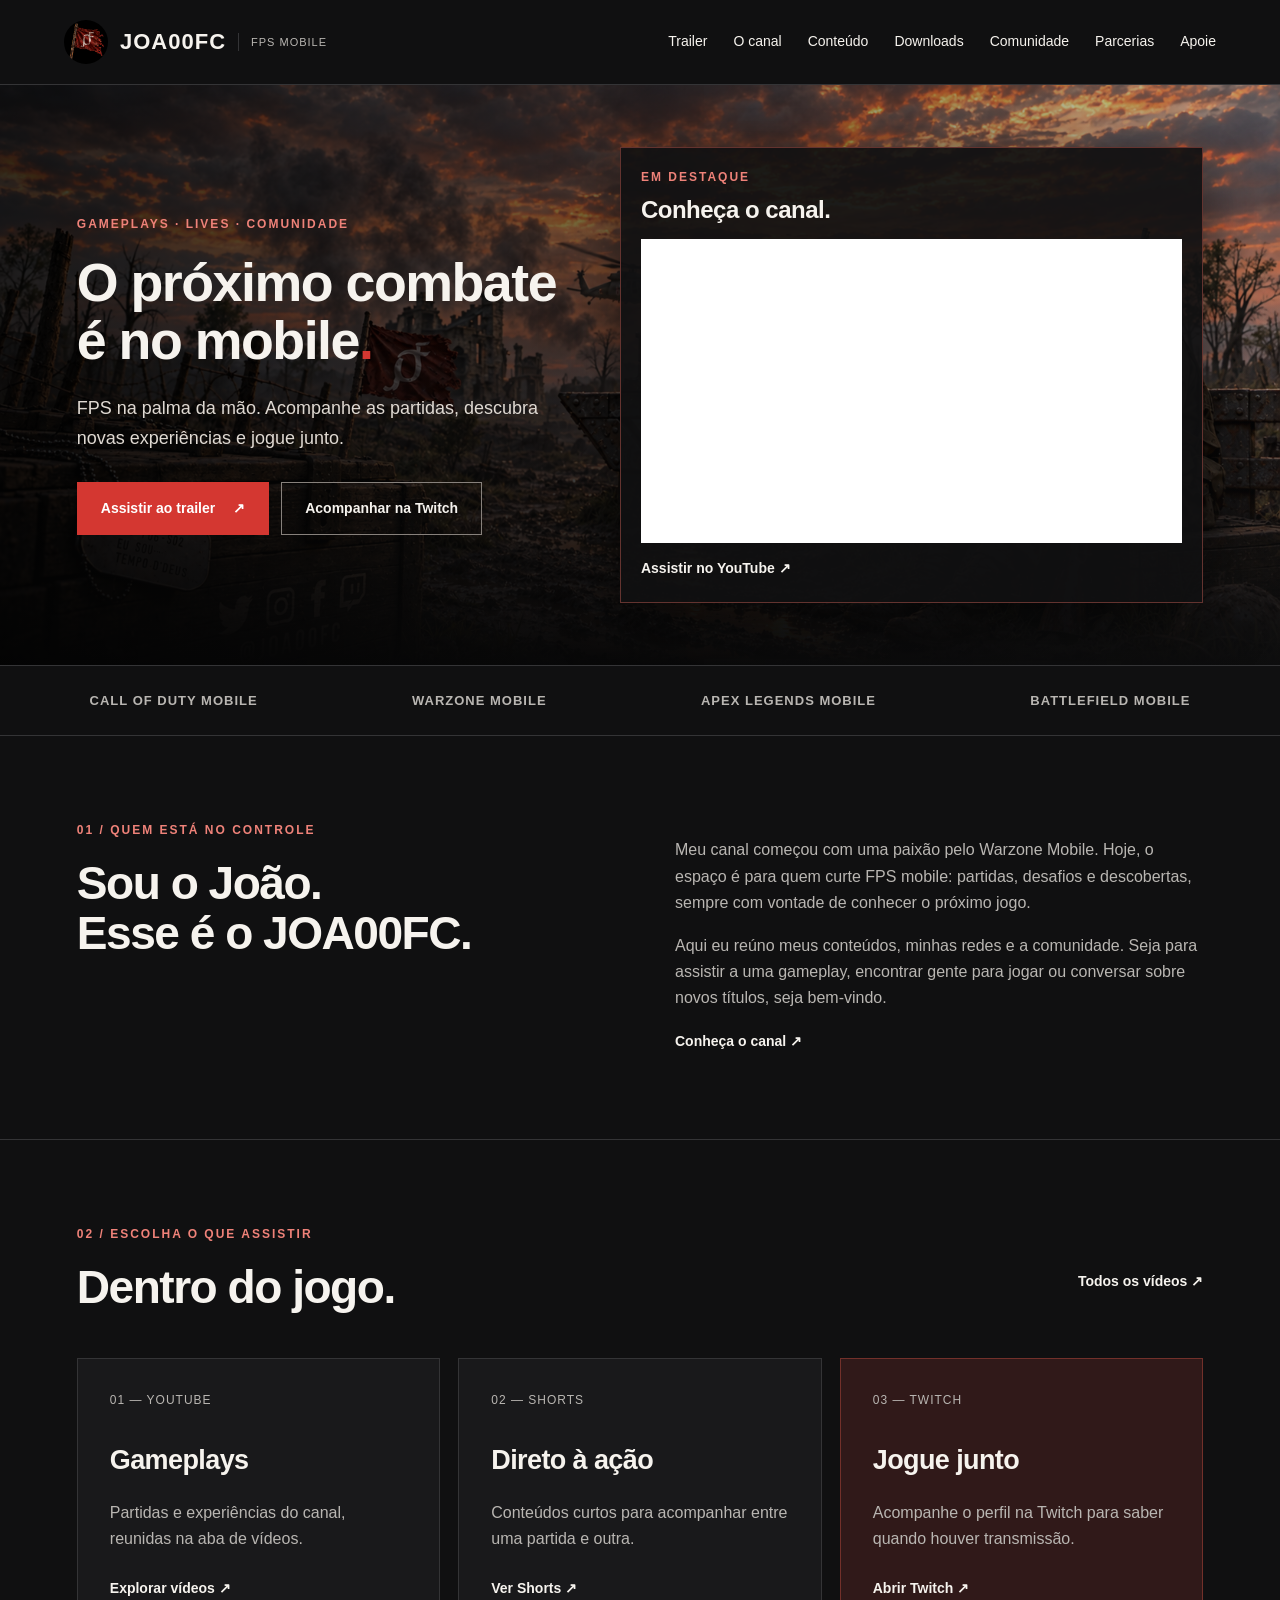
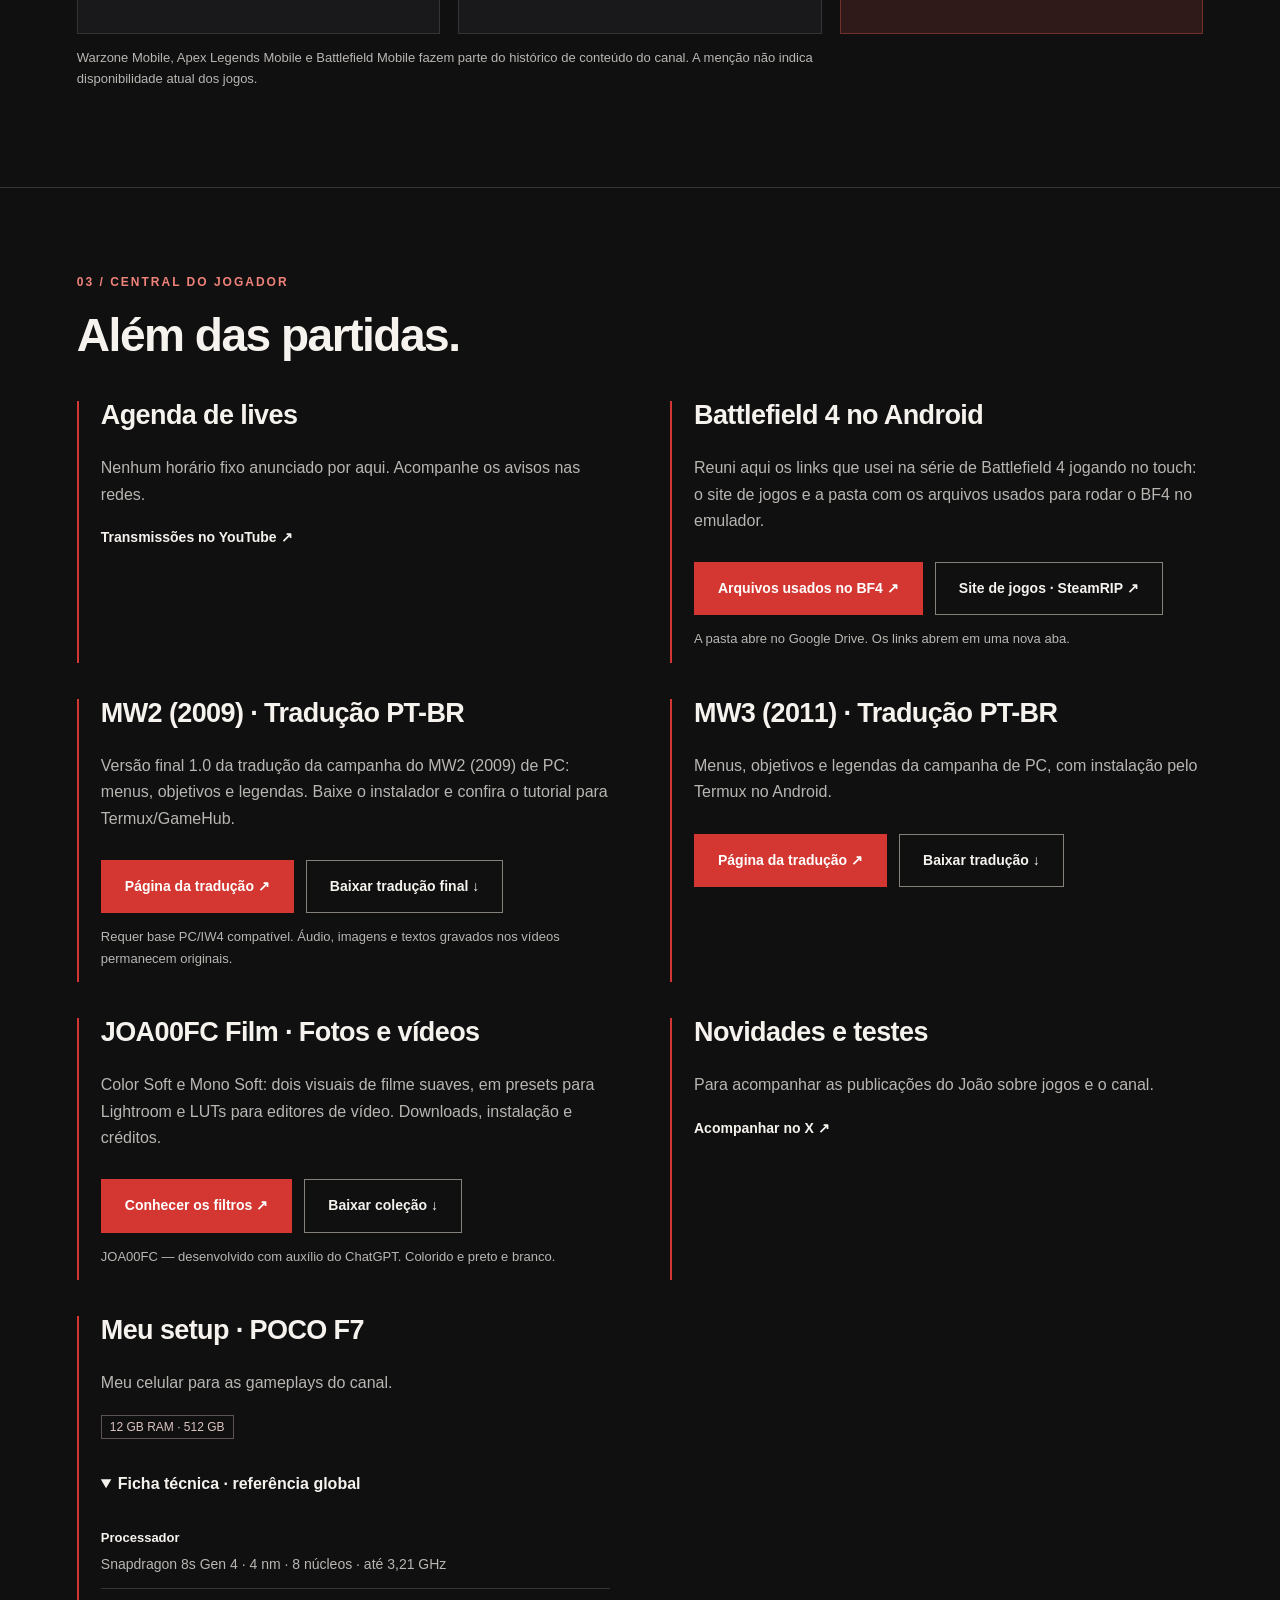
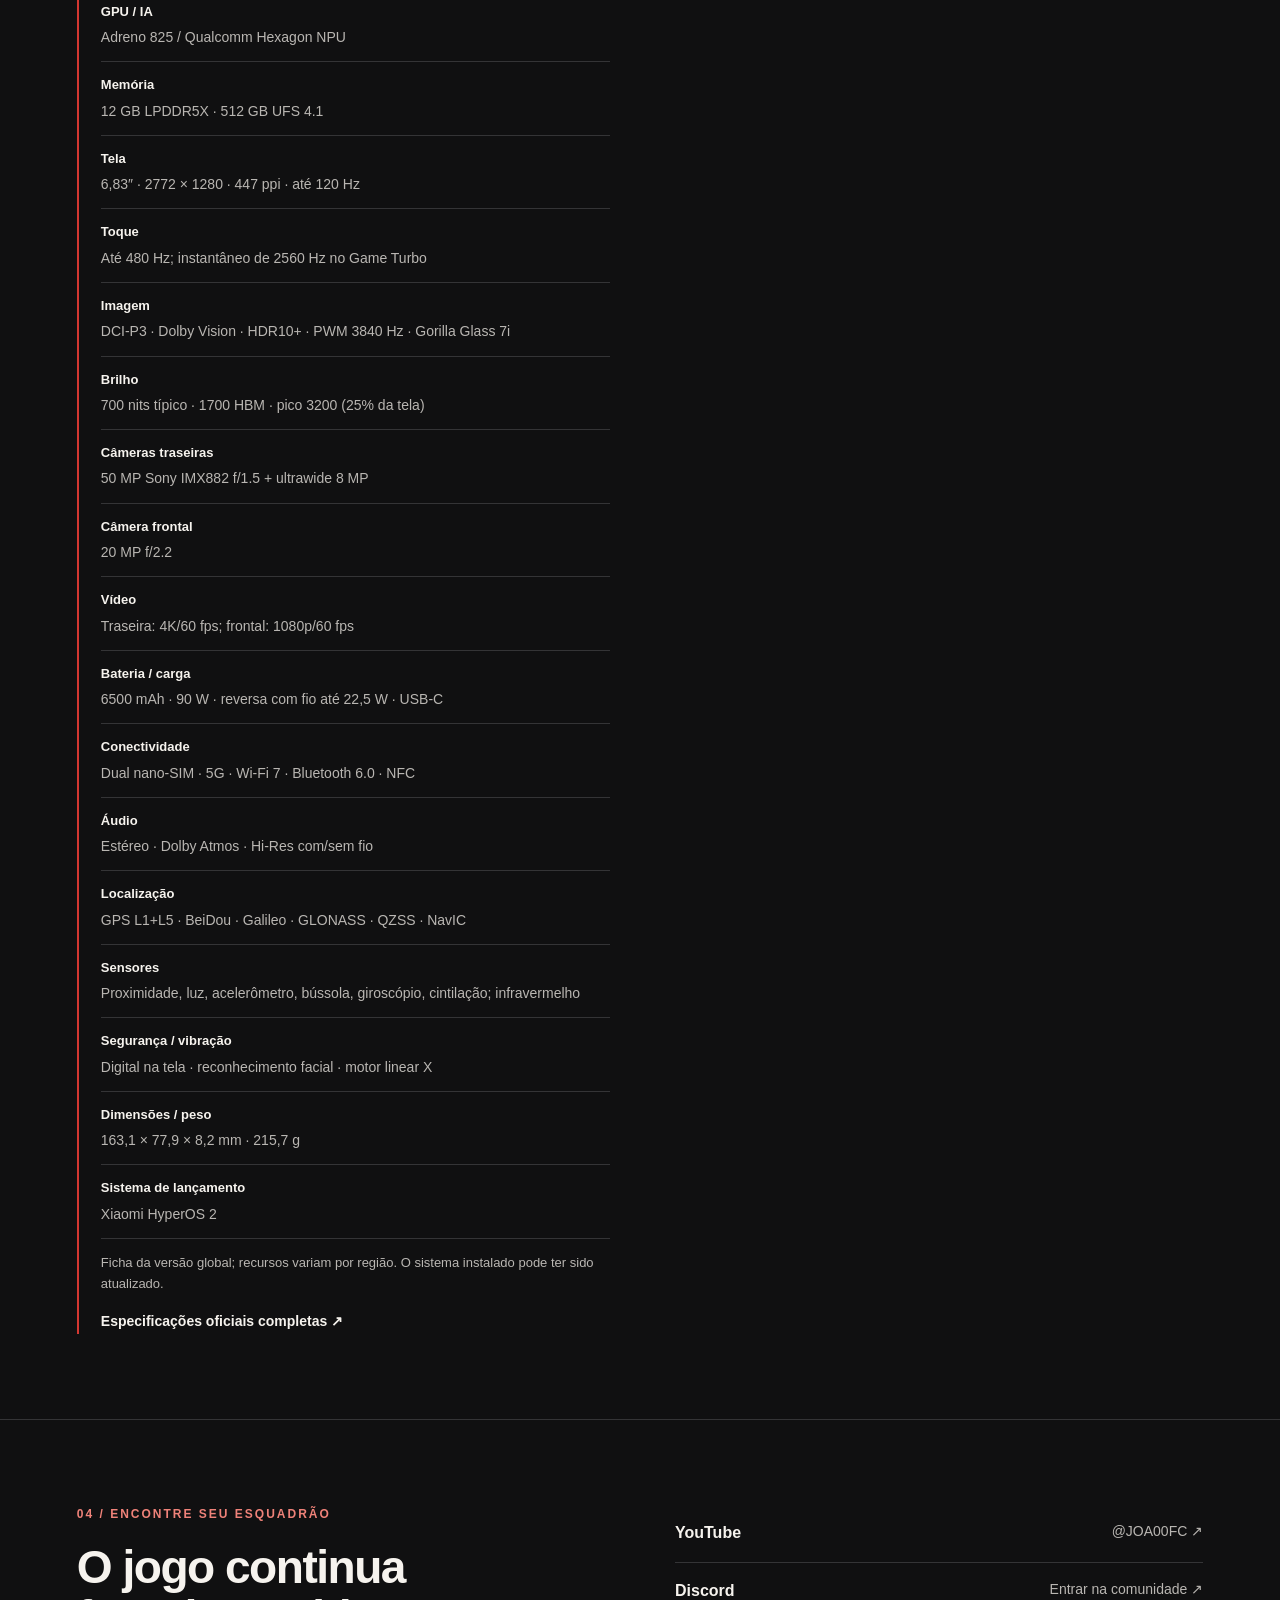
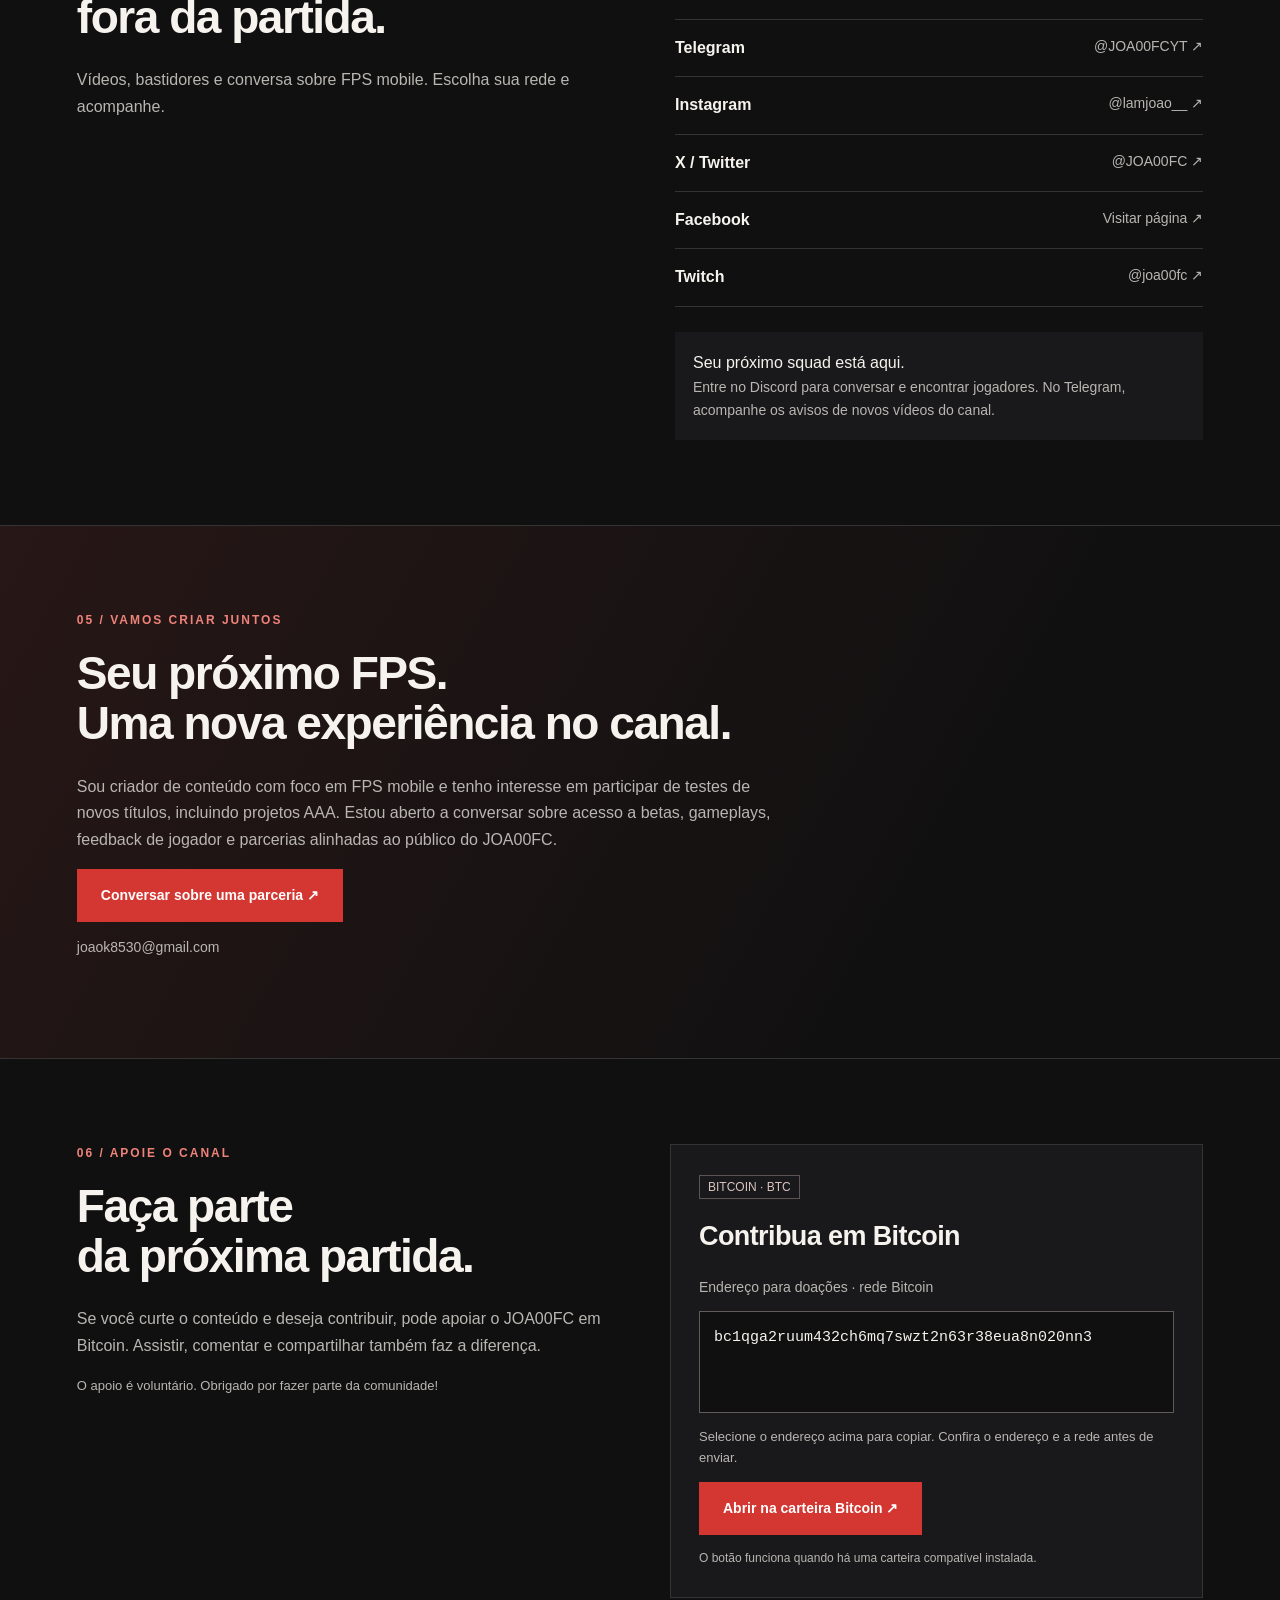
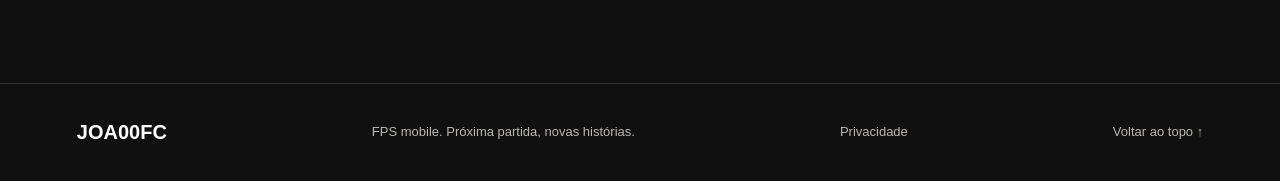
<file: index.html>
<!doctype html>
<html lang="pt-BR"><head><meta charset="utf-8"><meta name="viewport" content="width=device-width,initial-scale=1"><meta name="theme-color" content="#101011"><meta name="description" content="JOA00FC: gameplays, lives e conteúdo sobre FPS mobile. Acompanhe o canal e entre em contato para parcerias e testes de jogos."><title>JOA00FC — FPS Mobile</title><link rel="icon" href="assets/perfil.png"><link rel="stylesheet" href="style.css"><style>
.hero{display:grid;grid-template-columns:1fr 1.15fr;align-items:center;gap:36px;padding:55px 6%;min-height:580px}.hero-content{padding:0;min-width:0}.hero h1{font-size:clamp(36px,4.2vw,62px)}.trailer{min-width:0;padding:20px;background:#101011e8;border:1px solid #63332f;box-shadow:0 18px 55px #0008}.trailer h2{font-size:24px;letter-spacing:-.5px;margin:0 0 16px}.trailer-frame{aspect-ratio:16/9;background:#000}.trailer-frame iframe{display:block;width:100%;height:100%;border:0}.trailer .text-link{display:inline-block;margin-top:14px}.trailer .eyebrow{margin-bottom:9px}@media(max-width:760px){.hero{grid-template-columns:1fr;gap:24px;padding:32px 6%;min-height:0}.hero h1{font-size:36px}.hero-content .actions{margin-top:16px}.trailer{padding:14px}.hero-content>p:not(.eyebrow){font-size:16px}.trailer h2{font-size:22px}}
.phone-specs{margin-top:22px}.phone-specs summary{cursor:pointer;font-weight:bold;padding:10px 0}.phone-specs dl{margin:8px 0}.phone-specs dl>div{padding:12px 0;border-bottom:1px solid var(--line)}.phone-specs dt{font-size:13px;font-weight:bold;color:var(--text)}.phone-specs dd{margin:4px 0 0;color:var(--muted);font-size:14px;overflow-wrap:anywhere}#setup{scroll-margin-top:25px}</style></head>
<body><a class="skip" href="#conteudo">Pular para o conteúdo</a><header><a class="brand" href="#inicio"><img src="assets/perfil.png" alt="Bandeira JOA00FC" width="44" height="44">JOA00FC<span>FPS MOBILE</span></a><nav aria-label="Navegação principal"><a href="#trailer">Trailer</a><a href="#canal">O canal</a><a href="#conteudos">Conteúdo</a><a href="#downloads">Downloads</a><a href="#comunidade">Comunidade</a><a href="#parcerias">Parcerias</a><a href="#apoie">Apoie</a></nav></header>
<main id="conteudo"><section class="hero" id="inicio"><img class="hero-art" src="assets/banner.png" alt="Cenário de guerra ao pôr do sol, bandeira do canal e soldado sentado ao lado do nome JOA00FC" fetchpriority="high"><div class="hero-content"><p class="eyebrow">GAMEPLAYS · LIVES · COMUNIDADE</p><h1>O próximo combate<br>é no mobile<span>.</span></h1><p>FPS na palma da mão. Acompanhe as partidas, descubra novas experiências e jogue junto.</p><div class="actions"><a class="button primary" href="#trailer">Assistir ao trailer <span aria-hidden="true">↗</span></a><a class="button" href="https://twitch.tv/joa00fc">Acompanhar na Twitch</a></div></div><div class="trailer" id="trailer"><p class="eyebrow">EM DESTAQUE</p><h2>Conheça o canal.</h2><div class="trailer-frame"><iframe src="https://www.youtube-nocookie.com/embed/vFjFYrcqRAo?playsinline=1&amp;rel=0" title="Trailer oficial do canal JOA00FC — WZM" allow="accelerometer; autoplay; clipboard-write; encrypted-media; gyroscope; picture-in-picture; web-share" referrerpolicy="strict-origin-when-cross-origin" allowfullscreen></iframe></div><a class="text-link" href="https://youtu.be/vFjFYrcqRAo">Assistir no YouTube ↗</a></div></section>
<div class="strip"><span>CALL OF DUTY MOBILE</span><span>WARZONE MOBILE</span><span>APEX LEGENDS MOBILE</span><span>BATTLEFIELD MOBILE</span></div>
<section id="canal" class="about section"><div><p class="eyebrow">01 / QUEM ESTÁ NO CONTROLE</p><h2>Sou o João.<br>Esse é o JOA00FC.</h2></div><div><p>Meu canal começou com uma paixão pelo Warzone Mobile. Hoje, o espaço é para quem curte FPS mobile: partidas, desafios e descobertas, sempre com vontade de conhecer o próximo jogo.</p><p>Aqui eu reúno meus conteúdos, minhas redes e a comunidade. Seja para assistir a uma gameplay, encontrar gente para jogar ou conversar sobre novos títulos, seja bem-vindo.</p><a class="text-link" href="https://youtube.com/@JOA00FC">Conheça o canal ↗</a></div></section>
<section class="section" id="conteudos"><div class="section-head"><div><p class="eyebrow">02 / ESCOLHA O QUE ASSISTIR</p><h2>Dentro do jogo.</h2></div><a class="text-link" href="https://youtube.com/@JOA00FC/videos">Todos os vídeos ↗</a></div><div class="cards"><a class="card" href="https://youtube.com/@JOA00FC/videos"><span class="index">01 — YOUTUBE</span><h3>Gameplays</h3><p>Partidas e experiências do canal, reunidas na aba de vídeos.</p><span class="text-link">Explorar vídeos ↗</span></a><a class="card" href="https://youtube.com/@JOA00FC/shorts"><span class="index">02 — SHORTS</span><h3>Direto à ação</h3><p>Conteúdos curtos para acompanhar entre uma partida e outra.</p><span class="text-link">Ver Shorts ↗</span></a><a class="card red" href="https://twitch.tv/joa00fc"><span class="index">03 — TWITCH</span><h3>Jogue junto</h3><p>Acompanhe o perfil na Twitch para saber quando houver transmissão.</p><span class="text-link">Abrir Twitch ↗</span></a></div><p class="note">Warzone Mobile, Apex Legends Mobile e Battlefield Mobile fazem parte do histórico de conteúdo do canal. A menção não indica disponibilidade atual dos jogos.</p></section>
<section class="section" id="recursos"><p class="eyebrow">03 / CENTRAL DO JOGADOR</p><h2>Além das partidas.</h2><div class="resource-grid"><article><h3>Agenda de lives</h3><p>Nenhum horário fixo anunciado por aqui. Acompanhe os avisos nas redes.</p><a class="text-link" href="https://youtube.com/@JOA00FC/streams">Transmissões no YouTube ↗</a></article><article id="downloads"><h3>Battlefield 4 no Android</h3><p>Reuni aqui os links que usei na série de Battlefield 4 jogando no touch: o site de jogos e a pasta com os arquivos usados para rodar o BF4 no emulador.</p><div class="actions"><a class="button primary" href="https://drive.google.com/drive/folders/1merVl8MEZefXgE4621_aNF5cVspbUO7D" target="_blank" rel="noopener noreferrer">Arquivos usados no BF4 ↗</a><a class="button" href="https://steamrip.com/" target="_blank" rel="noopener noreferrer">Site de jogos · SteamRIP ↗</a></div><p class="note">A pasta abre no Google Drive. Os links abrem em uma nova aba.</p></article><article><h3>MW2 (2009) · Tradução PT-BR</h3><p>Versão final 1.0 da tradução da campanha do MW2 (2009) de PC: menus, objetivos e legendas. Baixe o instalador e confira o tutorial para Termux/GameHub.</p><div class="actions"><a class="button primary" href="/mw2-ptbr/">Página da tradução ↗</a><a class="button" href="/mw2-ptbr/download/MW2_PTBR_CAMPANHA_FINAL_1.0.zip" download>Baixar tradução final ↓</a></div><p class="note">Requer base PC/IW4 compatível. Áudio, imagens e textos gravados nos vídeos permanecem originais.</p></article><article><h3>MW3 (2011) · Tradução PT-BR</h3><p>Menus, objetivos e legendas da campanha de PC, com instalação pelo Termux no Android.</p><div class="actions"><a class="button primary" href="/mw3-ptbr/">Página da tradução ↗</a><a class="button" download href="/mw3-ptbr/download/MW3_PTBR_Termux.zip">Baixar tradução ↓</a></div></article><article id="filtros"><h3>JOA00FC Film · Fotos e vídeos</h3><p>Color Soft e Mono Soft: dois visuais de filme suaves, em presets para Lightroom e LUTs para editores de vídeo. Downloads, instalação e créditos.</p><div class="actions"><a class="button primary" href="/filmes/">Conhecer os filtros ↗</a><a class="button" href="/filmes/download/JOA00FC_Film_1.0.zip" download>Baixar coleção ↓</a></div><p class="note">JOA00FC — desenvolvido com auxílio do ChatGPT. Colorido e preto e branco.</p></article><article><h3>Novidades e testes</h3><p>Para acompanhar as publicações do João sobre jogos e o canal.</p><a class="text-link" href="https://x.com/JOA00FC">Acompanhar no X ↗</a></article><article id="setup"><h3>Meu setup · POCO F7</h3><p>Meu celular para as gameplays do canal.</p><span class="badge">12 GB RAM · 512 GB</span><details class="phone-specs" open><summary>Ficha técnica · referência global</summary><dl><div><dt>Processador</dt><dd>Snapdragon 8s Gen 4 · 4 nm · 8 núcleos · até 3,21 GHz</dd></div><div><dt>GPU / IA</dt><dd>Adreno 825 / Qualcomm Hexagon NPU</dd></div><div><dt>Memória</dt><dd>12 GB LPDDR5X · 512 GB UFS 4.1</dd></div><div><dt>Tela</dt><dd>6,83″ · 2772 × 1280 · 447 ppi · até 120 Hz</dd></div><div><dt>Toque</dt><dd>Até 480 Hz; instantâneo de 2560 Hz no Game Turbo</dd></div><div><dt>Imagem</dt><dd>DCI-P3 · Dolby Vision · HDR10+ · PWM 3840 Hz · Gorilla Glass 7i</dd></div><div><dt>Brilho</dt><dd>700 nits típico · 1700 HBM · pico 3200 (25% da tela)</dd></div><div><dt>Câmeras traseiras</dt><dd>50 MP Sony IMX882 f/1.5 + ultrawide 8 MP</dd></div><div><dt>Câmera frontal</dt><dd>20 MP f/2.2</dd></div><div><dt>Vídeo</dt><dd>Traseira: 4K/60 fps; frontal: 1080p/60 fps</dd></div><div><dt>Bateria / carga</dt><dd>6500 mAh · 90 W · reversa com fio até 22,5 W · USB-C</dd></div><div><dt>Conectividade</dt><dd>Dual nano-SIM · 5G · Wi-Fi 7 · Bluetooth 6.0 · NFC</dd></div><div><dt>Áudio</dt><dd>Estéreo · Dolby Atmos · Hi-Res com/sem fio</dd></div><div><dt>Localização</dt><dd>GPS L1+L5 · BeiDou · Galileo · GLONASS · QZSS · NavIC</dd></div><div><dt>Sensores</dt><dd>Proximidade, luz, acelerômetro, bússola, giroscópio, cintilação; infravermelho</dd></div><div><dt>Segurança / vibração</dt><dd>Digital na tela · reconhecimento facial · motor linear X</dd></div><div><dt>Dimensões / peso</dt><dd>163,1 × 77,9 × 8,2 mm · 215,7 g</dd></div><div><dt>Sistema de lançamento</dt><dd>Xiaomi HyperOS 2</dd></div></dl></details><p class="note">Ficha da versão global; recursos variam por região. O sistema instalado pode ter sido atualizado.</p><a class="text-link" href="https://www.po.co/global/product/poco-f7/specs/" target="_blank" rel="noopener noreferrer">Especificações oficiais completas ↗</a></article></div></section>
<section class="section community" id="comunidade"><div><p class="eyebrow">04 / ENCONTRE SEU ESQUADRÃO</p><h2>O jogo continua<br>fora da partida.</h2><p>Vídeos, bastidores e conversa sobre FPS mobile. Escolha sua rede e acompanhe.</p></div><div><div class="socials"><a href="https://youtube.com/@JOA00FC">YouTube <span>@JOA00FC ↗</span></a><a href="https://discord.gg/8ajMe3NUZA">Discord <span>Entrar na comunidade ↗</span></a><a href="https://t.me/JOA00FCYT">Telegram <span>@JOA00FCYT ↗</span></a><a href="https://instagram.com/lamjoao__">Instagram <span>@lamjoao__ ↗</span></a><a href="https://x.com/JOA00FC">X / Twitter <span>@JOA00FC ↗</span></a><a href="https://www.facebook.com/share/1DWLYaxvqC/">Facebook <span>Visitar página ↗</span></a><a href="https://twitch.tv/joa00fc">Twitch <span>@joa00fc ↗</span></a></div><div class="coming"><span>Seu próximo squad está aqui.</span><small>Entre no Discord para conversar e encontrar jogadores. No Telegram, acompanhe os avisos de novos vídeos do canal.</small></div></div></section>
<section id="parcerias" class="section partnership"><p class="eyebrow">05 / VAMOS CRIAR JUNTOS</p><h2>Seu próximo FPS.<br>Uma nova experiência no canal.</h2><p>Sou criador de conteúdo com foco em FPS mobile e tenho interesse em participar de testes de novos títulos, incluindo projetos AAA. Estou aberto a conversar sobre acesso a betas, gameplays, feedback de jogador e parcerias alinhadas ao público do JOA00FC.</p><a class="button primary" href="mailto:joaok8530@gmail.com?subject=Parceria%20com%20JOA00FC">Conversar sobre uma parceria ↗</a><p class="email">joaok8530@gmail.com</p></section>
<section id="apoie" class="section support"><div><p class="eyebrow">06 / APOIE O CANAL</p><h2>Faça parte<br>da próxima partida.</h2><p>Se você curte o conteúdo e deseja contribuir, pode apoiar o JOA00FC em Bitcoin. Assistir, comentar e compartilhar também faz a diferença.</p><p class="note">O apoio é voluntário. Obrigado por fazer parte da comunidade!</p></div><div class="donation"><span class="badge">BITCOIN · BTC</span><h3>Contribua em Bitcoin</h3><label for="bitcoin-address">Endereço para doações · rede Bitcoin</label><textarea id="bitcoin-address" class="bitcoin-address" readonly rows="3" spellcheck="false" aria-describedby="bitcoin-help">bc1qga2ruum432ch6mq7swzt2n63r38eua8n020nn3</textarea><p id="bitcoin-help" class="note">Selecione o endereço acima para copiar. Confira o endereço e a rede antes de enviar.</p><a class="button primary" href="bitcoin:bc1qga2ruum432ch6mq7swzt2n63r38eua8n020nn3">Abrir na carteira Bitcoin ↗</a><small>O botão funciona quando há uma carteira compatível instalada.</small></div></section></main><footer><strong>JOA00FC</strong><span>FPS mobile. Próxima partida, novas histórias.</span><a href="privacidade.html">Privacidade</a><a href="#inicio">Voltar ao topo ↑</a></footer></body></html>
</file>
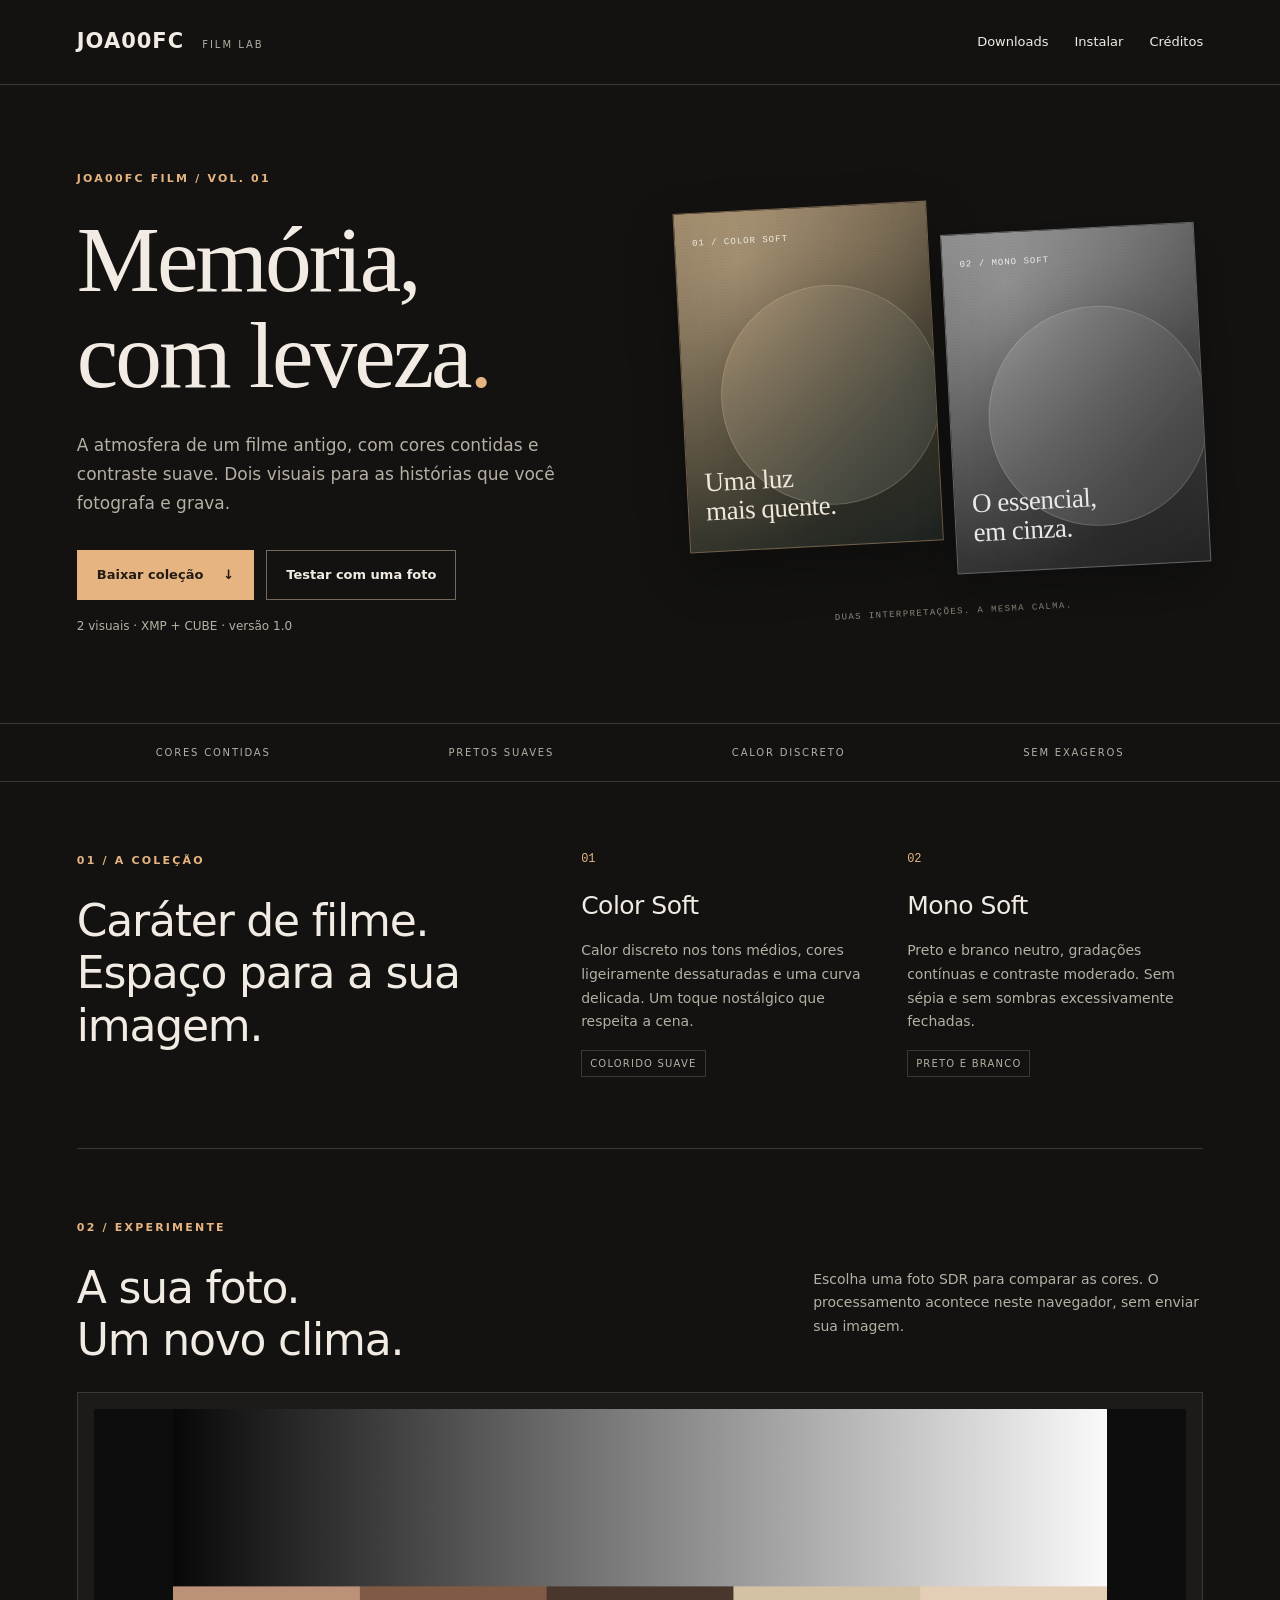
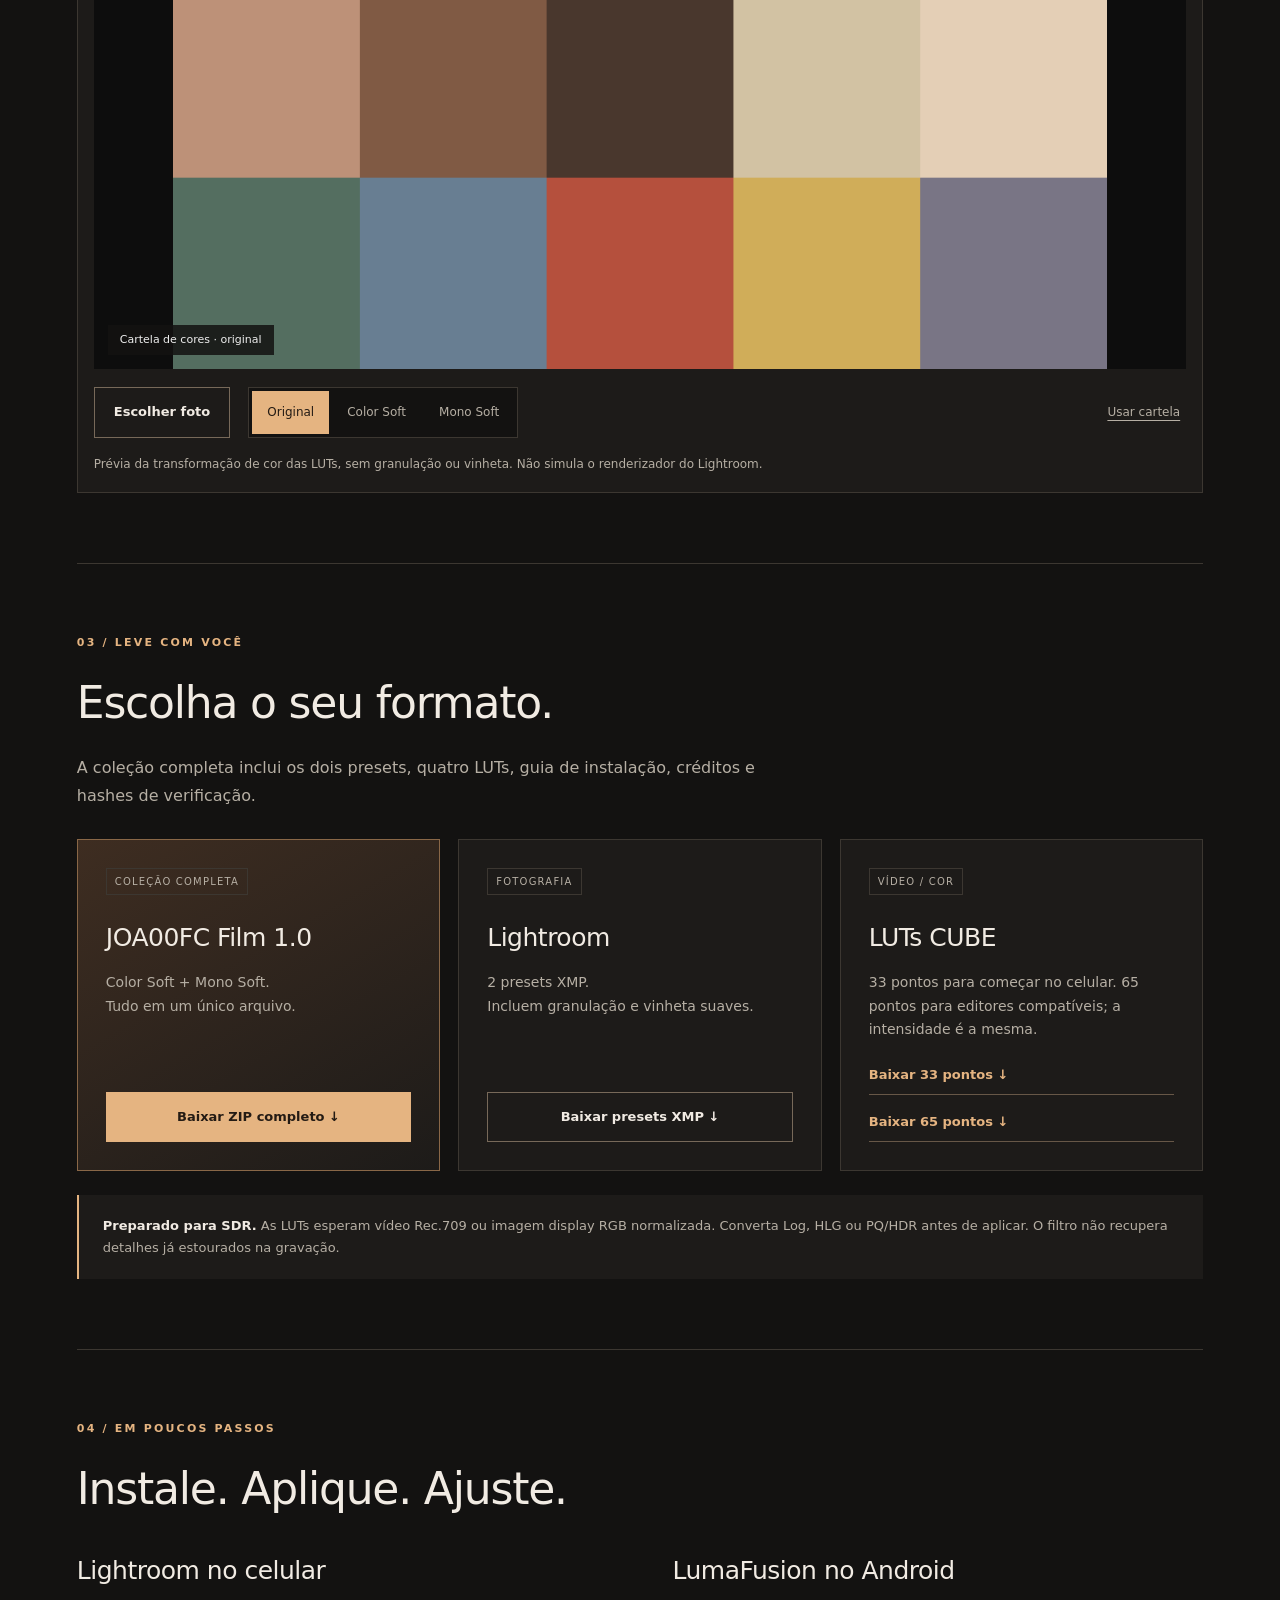
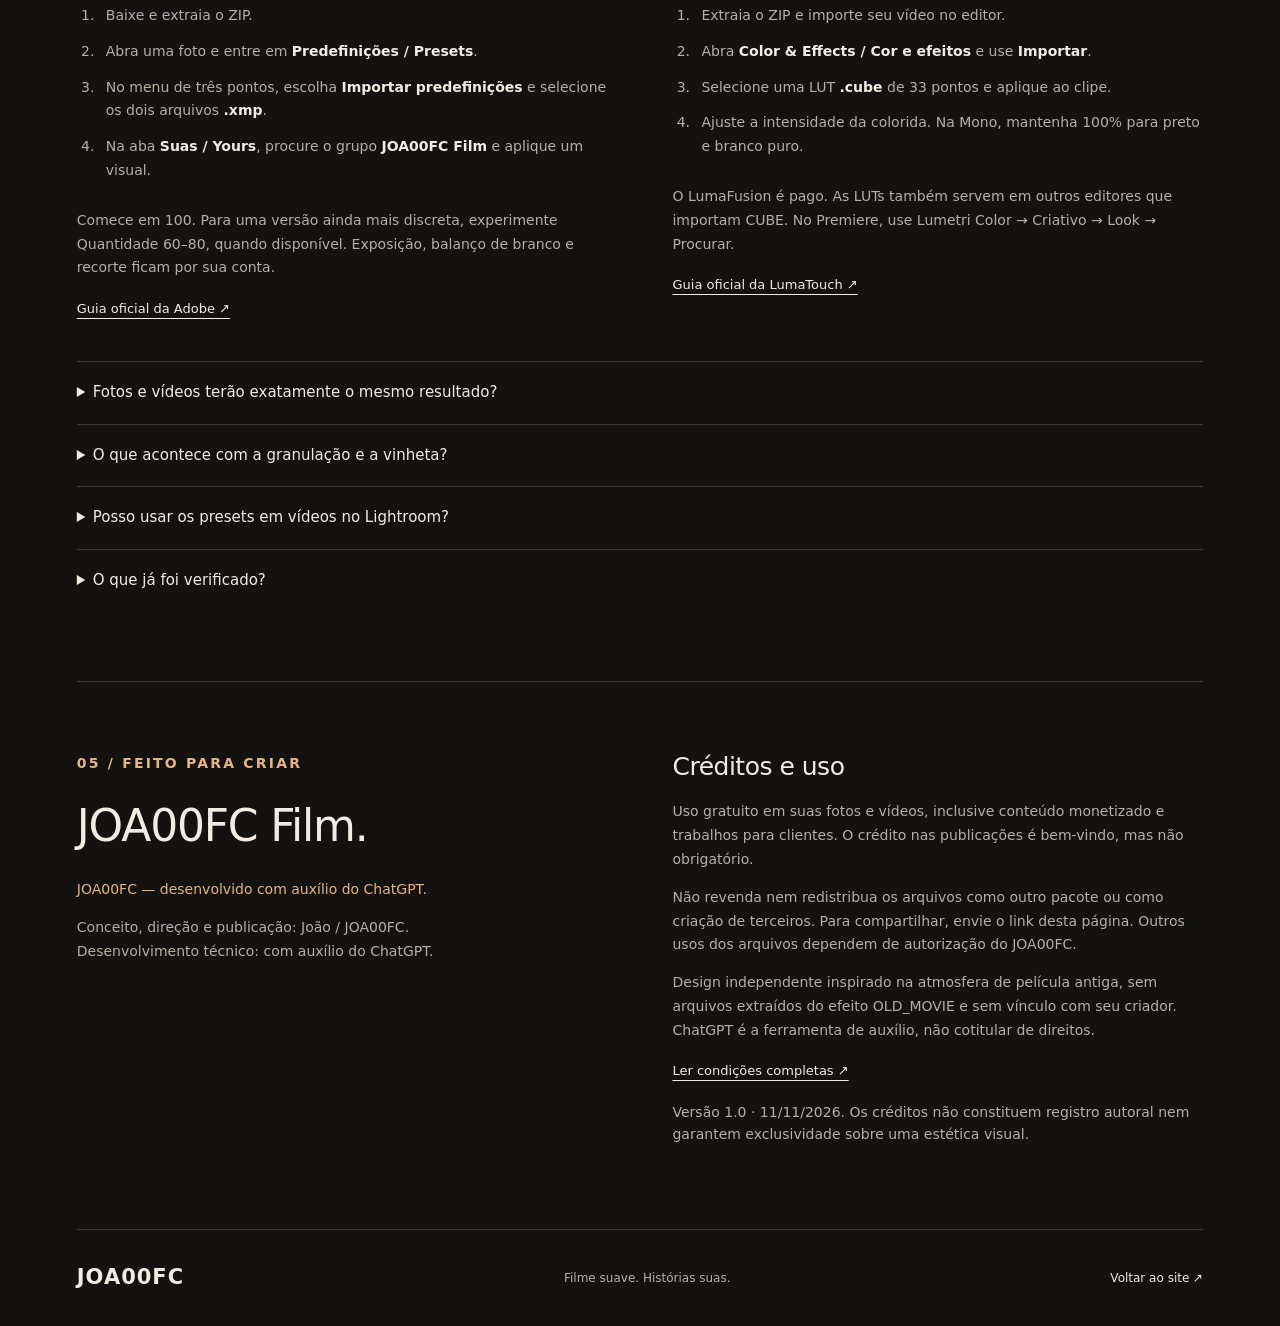
<file: filmes/index.html>
<!doctype html>
<html lang="pt-BR">
<head>
  <meta charset="utf-8"><meta name="viewport" content="width=device-width,initial-scale=1">
  <title>JOA00FC Film — presets suaves para fotos e vídeos</title>
  <meta name="description" content="Color Soft e Mono Soft: dois visuais de filme discretos. Presets XMP para Lightroom e LUTs CUBE para vídeo. Downloads, instalação e créditos.">
  <meta name="theme-color" content="#131211">
  <link rel="canonical" href="https://joa00fc.github.io/filmes/">
  <link rel="stylesheet" href="film.css">
</head>
<body>
  <a class="skip" href="#conteudo">Pular para o conteúdo</a>
  <header><a class="brand" href="/">JOA00FC<span>FILM LAB</span></a><nav aria-label="Navegação"><a href="#downloads">Downloads</a><a href="#instalar">Instalar</a><a href="#creditos">Créditos</a></nav></header>
  <main id="conteudo">
    <section class="hero wrap">
      <div class="hero-copy"><p class="eyebrow">JOA00FC FILM / VOL. 01</p><h1>Memória,<br>com leveza<span>.</span></h1><p class="intro">A atmosfera de um filme antigo, com cores contidas e contraste suave. Dois visuais para as histórias que você fotografa e grava.</p><div class="actions"><a class="button primary" href="download/JOA00FC_Film_1.0.zip" download>Baixar coleção <span aria-hidden="true">↓</span></a><a class="button" href="#previa">Testar com uma foto</a></div><p class="micro">2 visuais · XMP + CUBE · versão 1.0</p></div>
      <div class="film-art" aria-hidden="true"><div class="frame warm"><span>01 / COLOR SOFT</span><div class="disc"></div><b>Uma luz<br>mais quente.</b></div><div class="frame mono"><span>02 / MONO SOFT</span><div class="disc"></div><b>O essencial,<br>em cinza.</b></div><p>DUAS INTERPRETAÇÕES. A MESMA CALMA.</p></div>
    </section>
    <div class="strip"><span>CORES CONTIDAS</span><span>PRETOS SUAVES</span><span>CALOR DISCRETO</span><span>SEM EXAGEROS</span></div>
    <section class="wrap section looks" aria-labelledby="looks-title">
      <div><p class="eyebrow">01 / A COLEÇÃO</p><h2 id="looks-title">Caráter de filme.<br>Espaço para a sua imagem.</h2></div>
      <div class="look-grid"><article><span class="number">01</span><h3>Color Soft</h3><p>Calor discreto nos tons médios, cores ligeiramente dessaturadas e uma curva delicada. Um toque nostálgico que respeita a cena.</p><span class="tag">COLORIDO SUAVE</span></article><article><span class="number">02</span><h3>Mono Soft</h3><p>Preto e branco neutro, gradações contínuas e contraste moderado. Sem sépia e sem sombras excessivamente fechadas.</p><span class="tag">PRETO E BRANCO</span></article></div>
    </section>
    <section id="previa" class="wrap section">
      <p class="eyebrow">02 / EXPERIMENTE</p><div class="section-head"><h2>A sua foto.<br>Um novo clima.</h2><p>Escolha uma foto SDR para comparar as cores. O processamento acontece neste navegador, sem enviar sua imagem.</p></div>
      <div class="preview-tool">
        <div class="preview-stage"><canvas id="preview" width="1000" height="600" aria-label="Prévia de cor. A imagem inicial é uma cartela demonstrativa."></canvas><span id="preview-label">Cartela de cores · original</span></div>
        <div class="controls"><label class="button file-label" for="photo">Escolher foto<input id="photo" type="file" accept="image/jpeg,image/png,image/webp"></label><div class="segmented" role="group" aria-label="Visual da prévia"><button type="button" data-look="original" aria-pressed="true">Original</button><button type="button" data-look="color" aria-pressed="false">Color Soft</button><button type="button" data-look="mono" aria-pressed="false">Mono Soft</button></div><button class="reset" id="reset" type="button">Usar cartela</button></div>
        <p class="micro" id="preview-status" role="status">Prévia da transformação de cor das LUTs, sem granulação ou vinheta. Não simula o renderizador do Lightroom.</p>
      </div>
    </section>
    <section id="downloads" class="wrap section">
      <p class="eyebrow">03 / LEVE COM VOCÊ</p><h2>Escolha o seu formato.</h2><p class="lead">A coleção completa inclui os dois presets, quatro LUTs, guia de instalação, créditos e hashes de verificação.</p>
      <div class="download-grid">
        <article class="download featured"><span class="tag">COLEÇÃO COMPLETA</span><h3>JOA00FC Film 1.0</h3><p>Color Soft + Mono Soft.<br>Tudo em um único arquivo.</p><a class="button primary" href="download/JOA00FC_Film_1.0.zip" download>Baixar ZIP completo ↓</a></article>
        <article class="download"><span class="tag">FOTOGRAFIA</span><h3>Lightroom</h3><p>2 presets XMP.<br>Incluem granulação e vinheta suaves.</p><a class="button" href="download/JOA00FC_Film_Lightroom_1.0.zip" download>Baixar presets XMP ↓</a></article>
        <article class="download"><span class="tag">VÍDEO / COR</span><h3>LUTs CUBE</h3><p>33 pontos para começar no celular. 65 pontos para editores compatíveis; a intensidade é a mesma.</p><div class="download-links"><a href="download/JOA00FC_Film_LUT33_1.0.zip" download>Baixar 33 pontos ↓</a><a href="download/JOA00FC_Film_LUT65_1.0.zip" download>Baixar 65 pontos ↓</a></div></article>
      </div>
      <div class="notice"><strong>Preparado para SDR.</strong> As LUTs esperam vídeo Rec.709 ou imagem display RGB normalizada. Converta Log, HLG ou PQ/HDR antes de aplicar. O filtro não recupera detalhes já estourados na gravação.</div>
    </section>
    <section id="instalar" class="wrap section">
      <p class="eyebrow">04 / EM POUCOS PASSOS</p><h2>Instale. Aplique. Ajuste.</h2>
      <div class="instructions">
        <article><h3>Lightroom no celular</h3><ol><li>Baixe e extraia o ZIP.</li><li>Abra uma foto e entre em <strong>Predefinições / Presets</strong>.</li><li>No menu de três pontos, escolha <strong>Importar predefinições</strong> e selecione os dois arquivos <strong>.xmp</strong>.</li><li>Na aba <strong>Suas / Yours</strong>, procure o grupo <strong>JOA00FC Film</strong> e aplique um visual.</li></ol><p>Comece em 100. Para uma versão ainda mais discreta, experimente Quantidade 60–80, quando disponível. Exposição, balanço de branco e recorte ficam por sua conta.</p><a class="text-link" href="https://helpx.adobe.com/lightroom/mobile/work-with-presets/import-and-export-presets.html">Guia oficial da Adobe ↗</a></article>
        <article><h3>LumaFusion no Android</h3><ol><li>Extraia o ZIP e importe seu vídeo no editor.</li><li>Abra <strong>Color &amp; Effects / Cor e efeitos</strong> e use <strong>Importar</strong>.</li><li>Selecione uma LUT <strong>.cube</strong> de 33 pontos e aplique ao clipe.</li><li>Ajuste a intensidade da colorida. Na Mono, mantenha 100% para preto e branco puro.</li></ol><p>O LumaFusion é pago. As LUTs também servem em outros editores que importam CUBE. No Premiere, use Lumetri Color → Criativo → Look → Procurar.</p><a class="text-link" href="https://luma-touch.helpscoutdocs.com/article/44-how-do-i-imports-luts-cube-and-3dl-files-into-lumafusion">Guia oficial da LumaTouch ↗</a></article>
      </div>
      <details><summary>Fotos e vídeos terão exatamente o mesmo resultado?</summary><p>Os XMP e as LUTs seguem a mesma direção visual, mas usam implementações diferentes. Perfis de câmera, iluminação e gerenciamento de cor também influenciam o resultado. As prévias desta página mostram apenas as cores das LUTs.</p></details>
      <details><summary>O que acontece com a granulação e a vinheta?</summary><p>Os presets XMP incluem os dois efeitos em intensidade discreta. As LUTs CUBE contêm apenas a transformação de cor; acrescente granulação fina e vinheta suave no editor se desejar. Não há riscos, poeira ou tremulação embutidos.</p></details>
      <details><summary>Posso usar os presets em vídeos no Lightroom?</summary><p>O Lightroom aplica a vídeos somente os ajustes compatíveis. A disponibilidade depende da versão e do plano do aplicativo. Consulte <a href="https://helpx.adobe.com/lightroom/mobile/edit-videos/apply-presets-to-videos.html">a documentação da Adobe</a>. Para transferência de cor entre editores de vídeo, use as LUTs.</p></details>
      <details><summary>O que já foi verificado?</summary><p>As LUTs foram aplicadas a uma gravação SDR real no FFmpeg e verificadas quanto a estrutura, ordem RGB, gradação e limites numéricos. Os XMP passaram por validação de XML e campos; a importação e a aparência dentro do Lightroom ainda não foram testadas neste ambiente.</p></details>
    </section>
    <section id="creditos" class="wrap section credits">
      <div><p class="eyebrow">05 / FEITO PARA CRIAR</p><h2>JOA00FC Film.</h2><p class="byline">JOA00FC — desenvolvido com auxílio do ChatGPT.</p><p>Conceito, direção e publicação: João / JOA00FC.<br>Desenvolvimento técnico: com auxílio do ChatGPT.</p></div>
      <div><h3>Créditos e uso</h3><p>Uso gratuito em suas fotos e vídeos, inclusive conteúdo monetizado e trabalhos para clientes. O crédito nas publicações é bem-vindo, mas não obrigatório.</p><p>Não revenda nem redistribua os arquivos como outro pacote ou como criação de terceiros. Para compartilhar, envie o link desta página. Outros usos dos arquivos dependem de autorização do JOA00FC.</p><p>Design independente inspirado na atmosfera de película antiga, sem arquivos extraídos do efeito OLD_MOVIE e sem vínculo com seu criador. ChatGPT é a ferramenta de auxílio, não cotitular de direitos.</p><a class="text-link" href="pacote/CREDITOS_E_USO.txt">Ler condições completas ↗</a><p class="micro">Versão 1.0 · 11/11/2026. Os créditos não constituem registro autoral nem garantem exclusividade sobre uma estética visual.</p></div>
    </section>
  </main>
  <footer class="wrap"><a class="brand" href="/">JOA00FC</a><p>Filme suave. Histórias suas.</p><a href="/#downloads">Voltar ao site ↗</a></footer>
  <script src="preview.js" defer></script>
</body>
</html>
</file>
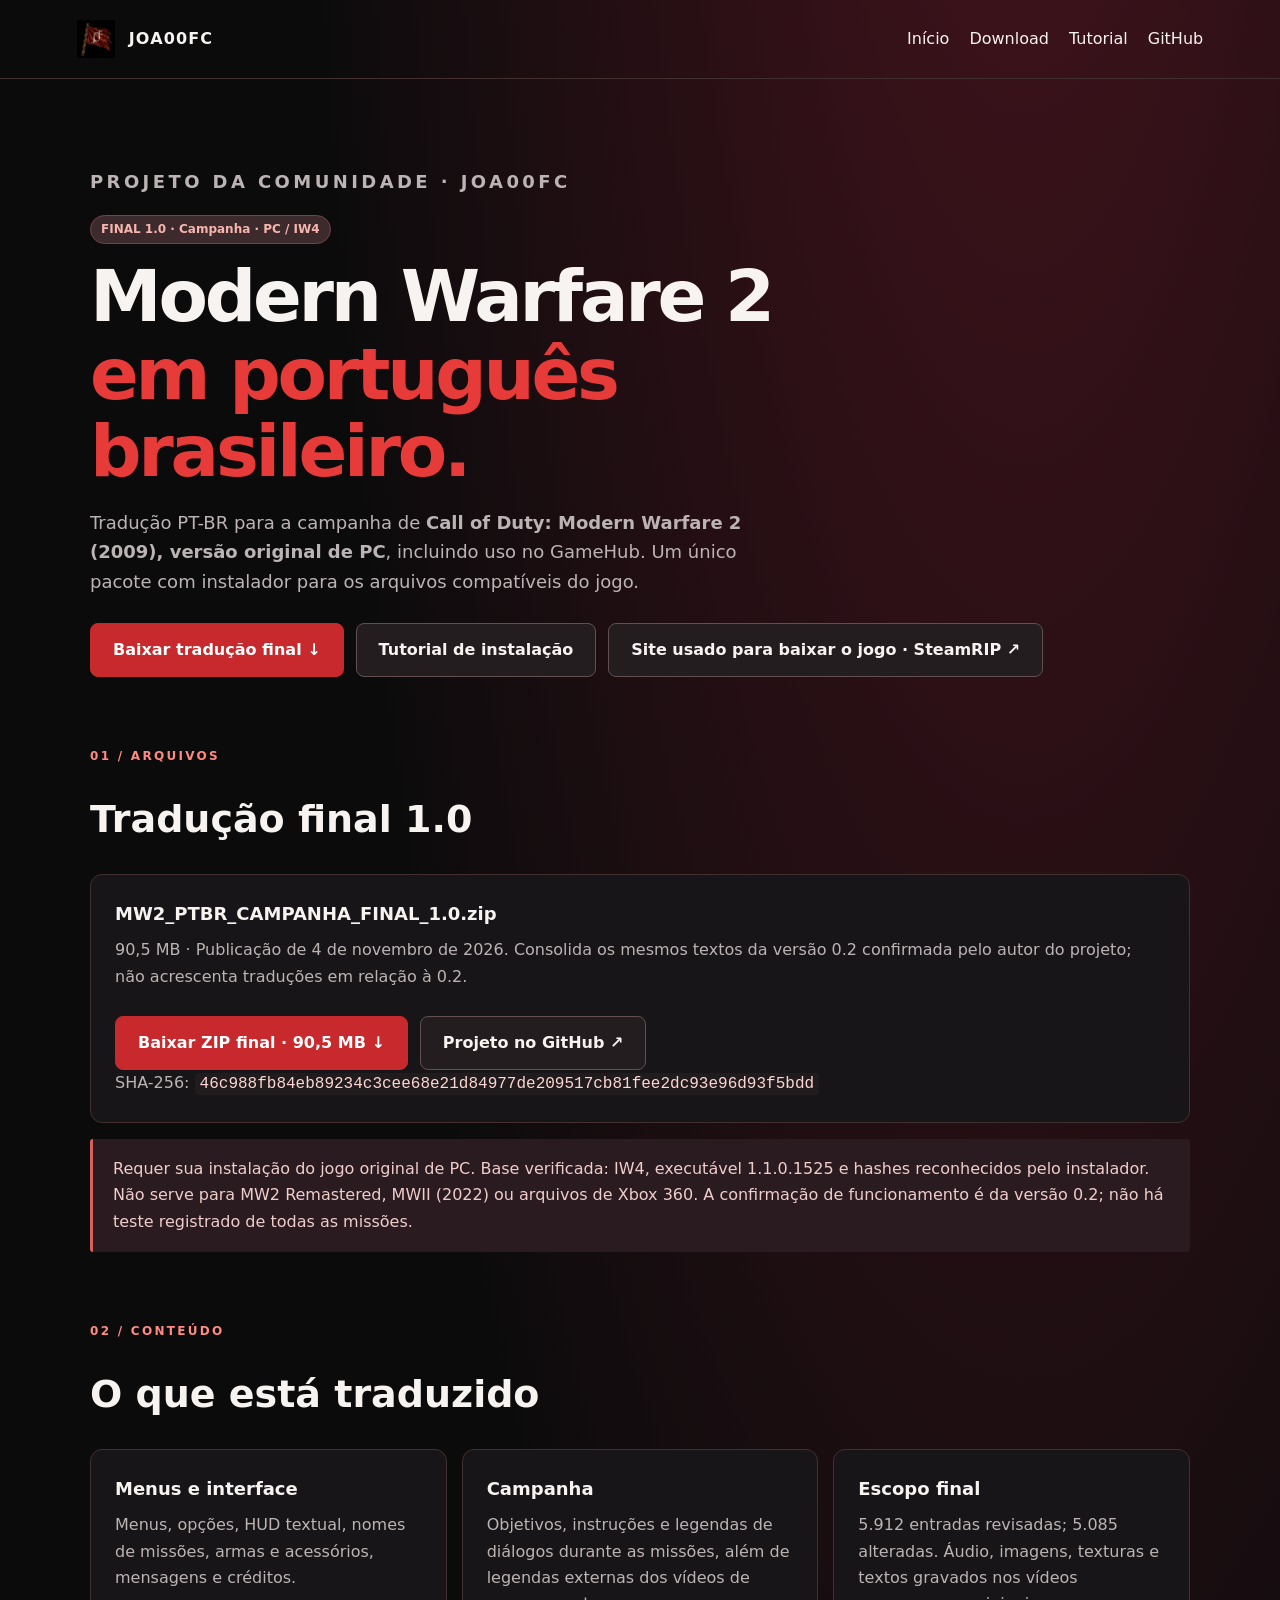
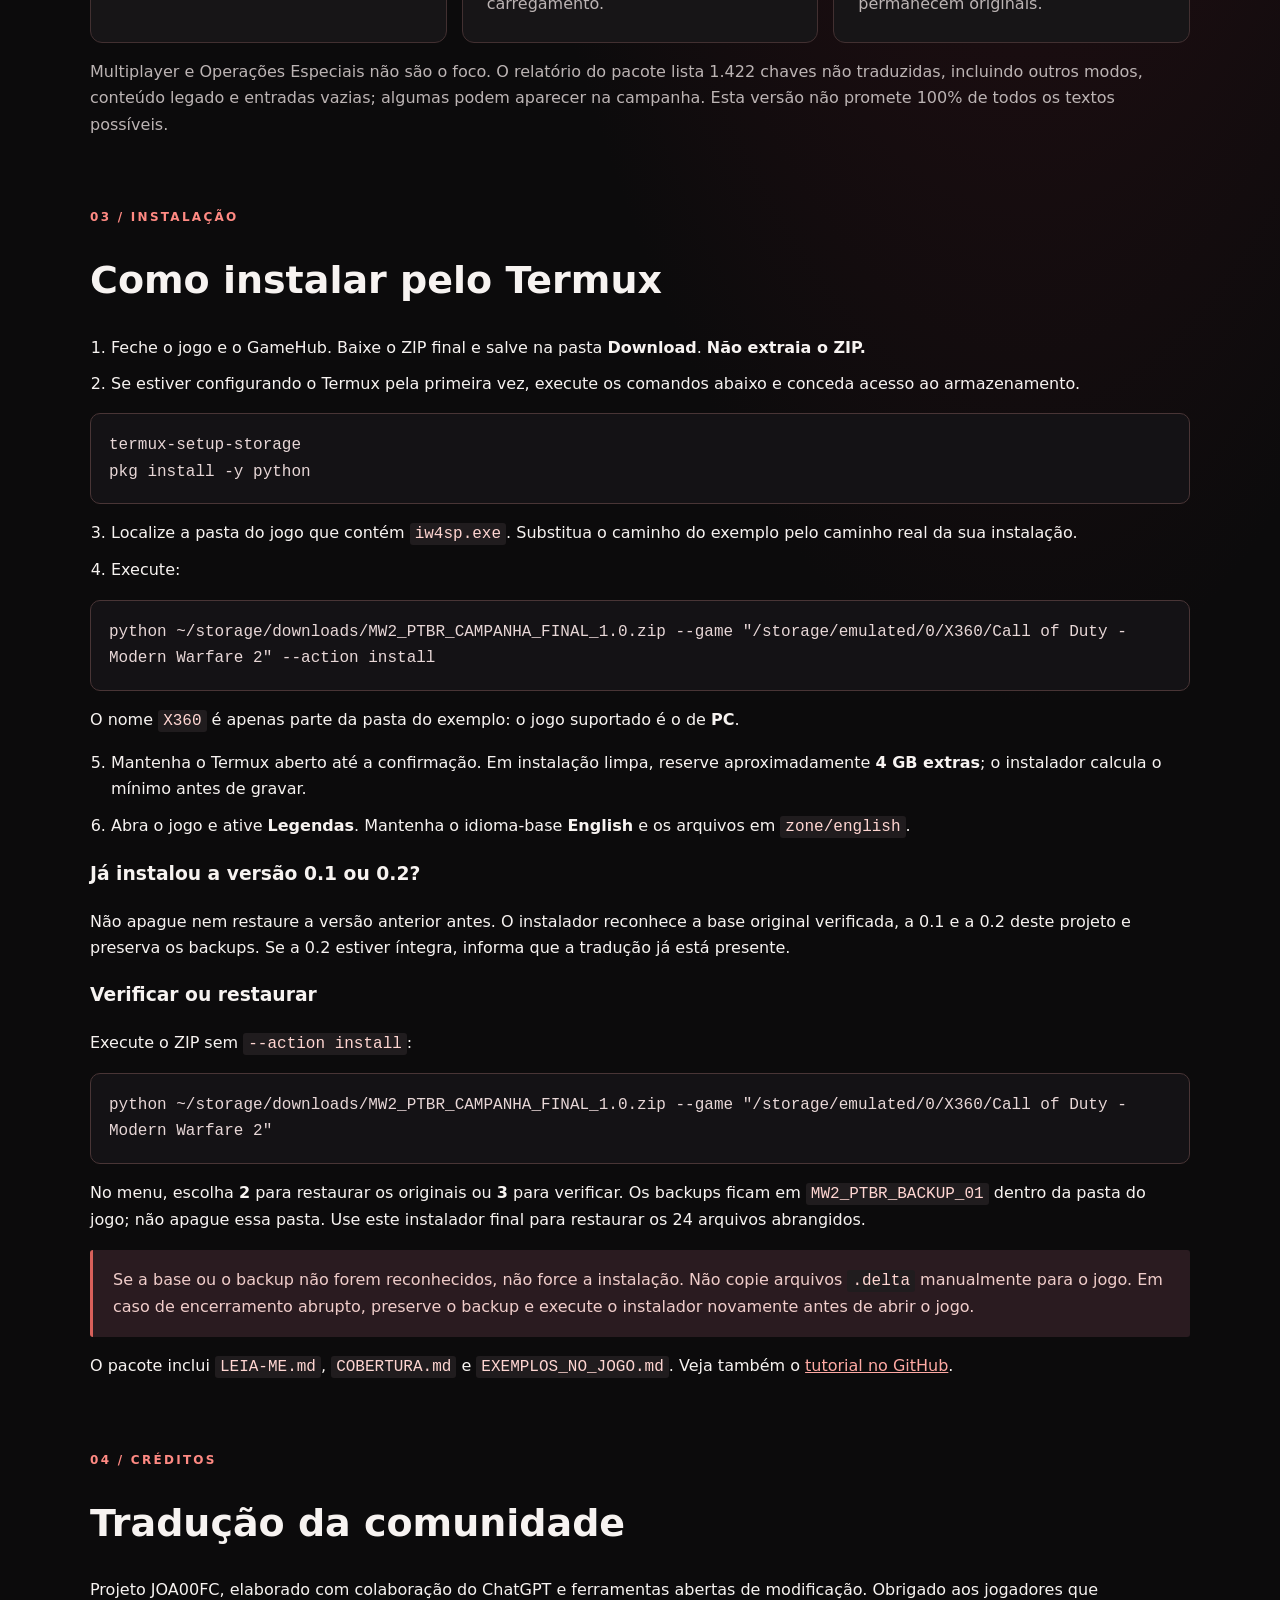
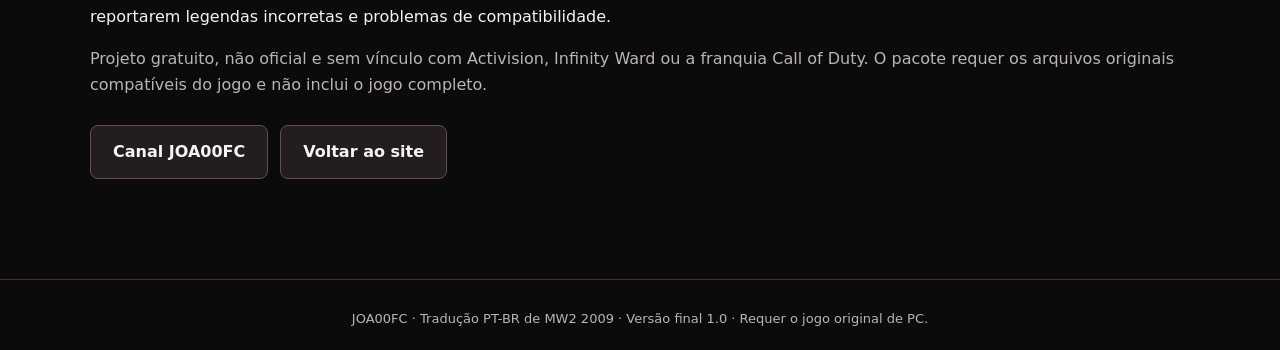
<file: mw2-ptbr/index.html>
<!doctype html>
<html lang="pt-BR"><head>
<meta charset="utf-8"><meta name="viewport" content="width=device-width,initial-scale=1">
<meta name="theme-color" content="#101011">
<meta name="description" content="Tradução brasileira JOA00FC de Call of Duty: Modern Warfare 2 (2009) para PC, com instalador final 1.0, tutorial e uso no GameHub.">
<title>MW2 2009 — Tradução PT-BR | JOA00FC</title>
<link rel="icon" href="../assets/perfil.png">
<style>
:root{color-scheme:dark;--bg:#0c0b0c;--panel:#171517;--line:#423031;--red:#e63b38;--text:#f7f3f1;--muted:#bcb4b4}
*{box-sizing:border-box}html{scroll-behavior:smooth}body{margin:0;background:radial-gradient(ellipse at 80% -20%,#48141e 0,transparent 50%),var(--bg);color:var(--text);font:16px/1.65 system-ui,-apple-system,Segoe UI,Roboto,sans-serif}a{color:inherit}a:hover{color:#ffb9b7}
header{display:flex;gap:20px;align-items:center;justify-content:space-between;padding:20px clamp(20px,6vw,90px);border-bottom:1px solid var(--line)}header a{text-decoration:none}.brand{display:flex;align-items:center;gap:14px;font-weight:800;letter-spacing:.07em}.brand img{width:38px;height:38px;object-fit:cover}nav{display:flex;gap:20px}
main{width:min(1100px,90%);margin:auto;padding:70px 0 100px}.eyebrow{font-size:12px;letter-spacing:.19em;text-transform:uppercase;color:#ff8a83;font-weight:800}.hero h1{max-width:900px;line-height:1.07;font-size:clamp(36px,6vw,72px);letter-spacing:-.045em;margin:14px 0}.hero h1 span{color:var(--red)}.hero p{max-width:690px;color:var(--muted);font-size:18px}.actions{display:flex;flex-wrap:wrap;gap:12px;margin-top:26px}.button{display:inline-flex;align-items:center;justify-content:center;text-decoration:none;border:1px solid #625050;border-radius:8px;padding:13px 22px;font-weight:750;background:#231d20;gap:10px}.button.primary{background:#c8292d;border-color:#c8292d;color:#fff}.button:hover{background:#7c2027;color:white}.tag{display:inline-block;padding:4px 10px;background:#3c2a2c;border:1px solid #734448;border-radius:999px;color:#f7b5ae;font-size:12px;font-weight:700}
.section{margin-top:70px}.section h2{font-size:clamp(24px,3.3vw,38px);line-height:1.15}.grid{display:grid;grid-template-columns:repeat(3,1fr);gap:15px}.card{background:var(--panel);border:1px solid var(--line);border-radius:12px;padding:24px}.card h3{font-size:18px;margin:0 0 9px}.card p{color:var(--muted);margin:0}.notice{border-left:3px solid #d8605a;background:#2a1b20;padding:17px 20px;border-radius:3px;color:#f0cdca}
ol{padding-left:21px}li{margin:10px 0}code{overflow-wrap:anywhere;background:#201c1e;color:#ffd6d2;padding:2px 5px;border-radius:3px}pre{background:#141215;border:1px solid #493536;border-radius:10px;padding:18px;white-space:pre-wrap;overflow-wrap:anywhere;color:#e8d7d7}pre code{padding:0;background:none;color:inherit}.muted{color:var(--muted)}.meta{margin-top:30px}.link{color:#ffaaa4}footer{border-top:1px solid var(--line);color:var(--muted);text-align:center;padding:28px 20px;font-size:13px}
@media(max-width:760px){nav{gap:10px;font-size:13px}.grid{grid-template-columns:1fr}main{padding-top:44px}.hero p{font-size:16px}}
</style></head>
<body>
<header><a class="brand" href="/"><img src="../assets/perfil.png" alt="Logo JOA00FC">JOA00FC</a><nav aria-label="Navegação"><a href="/">Início</a><a href="#download">Download</a><a href="#tutorial">Tutorial</a><a href="https://github.com/JOA00FC/JOA00FC.github.io/tree/main/mw2-ptbr">GitHub</a></nav></header>
<main>
<section class="hero"><p class="eyebrow">Projeto da comunidade · JOA00FC</p><span class="tag">FINAL 1.0 · Campanha · PC / IW4</span><h1>Modern Warfare 2<br><span>em português brasileiro.</span></h1>
<p>Tradução PT-BR para a campanha de <strong>Call of Duty: Modern Warfare 2 (2009), versão original de PC</strong>, incluindo uso no GameHub. Um único pacote com instalador para os arquivos compatíveis do jogo.</p><div class="actions"><a class="button primary" href="#download">Baixar tradução final ↓</a><a class="button" href="#tutorial">Tutorial de instalação</a><a class="button" href="https://steamrip.com/" target="_blank" rel="noopener noreferrer">Site usado para baixar o jogo · SteamRIP ↗</a></div></section>
<section class="section" id="download"><p class="eyebrow">01 / Arquivos</p><h2>Tradução final 1.0</h2><div class="card"><h3>MW2_PTBR_CAMPANHA_FINAL_1.0.zip</h3><p>90,5 MB · Publicação de 4 de novembro de 2026. Consolida os mesmos textos da versão 0.2 confirmada pelo autor do projeto; não acrescenta traduções em relação à 0.2.</p><div class="actions"><a class="button primary" href="/mw2-ptbr/download/MW2_PTBR_CAMPANHA_FINAL_1.0.zip">Baixar ZIP final · 90,5 MB ↓</a><a class="button" href="https://github.com/JOA00FC/JOA00FC.github.io/tree/main/mw2-ptbr">Projeto no GitHub ↗</a></div><p class="muted meta">SHA-256: <code>46c988fb84eb89234c3cee68e21d84977de209517cb81fee2dc93e96d93f5bdd</code></p></div><p class="notice">Requer sua instalação do jogo original de PC. Base verificada: IW4, executável 1.1.0.1525 e hashes reconhecidos pelo instalador. Não serve para MW2 Remastered, MWII (2022) ou arquivos de Xbox 360. A confirmação de funcionamento é da versão 0.2; não há teste registrado de todas as missões.</p></section>
<section class="section"><p class="eyebrow">02 / Conteúdo</p><h2>O que está traduzido</h2><div class="grid"><div class="card"><h3>Menus e interface</h3><p>Menus, opções, HUD textual, nomes de missões, armas e acessórios, mensagens e créditos.</p></div><div class="card"><h3>Campanha</h3><p>Objetivos, instruções e legendas de diálogos durante as missões, além de legendas externas dos vídeos de carregamento.</p></div><div class="card"><h3>Escopo final</h3><p>5.912 entradas revisadas; 5.085 alteradas. Áudio, imagens, texturas e textos gravados nos vídeos permanecem originais.</p></div></div><p class="muted">Multiplayer e Operações Especiais não são o foco. O relatório do pacote lista 1.422 chaves não traduzidas, incluindo outros modos, conteúdo legado e entradas vazias; algumas podem aparecer na campanha. Esta versão não promete 100% de todos os textos possíveis.</p></section>
<section class="section" id="tutorial"><p class="eyebrow">03 / Instalação</p><h2>Como instalar pelo Termux</h2><ol><li>Feche o jogo e o GameHub. Baixe o ZIP final e salve na pasta <strong>Download</strong>. <strong>Não extraia o ZIP.</strong></li><li>Se estiver configurando o Termux pela primeira vez, execute os comandos abaixo e conceda acesso ao armazenamento.</li></ol><pre><code>termux-setup-storage
pkg install -y python</code></pre><ol start="3"><li>Localize a pasta do jogo que contém <code>iw4sp.exe</code>. Substitua o caminho do exemplo pelo caminho real da sua instalação.</li><li>Execute:</li></ol><pre><code>python ~/storage/downloads/MW2_PTBR_CAMPANHA_FINAL_1.0.zip --game "/storage/emulated/0/X360/Call of Duty - Modern Warfare 2" --action install</code></pre><p>O nome <code>X360</code> é apenas parte da pasta do exemplo: o jogo suportado é o de <strong>PC</strong>.</p><ol start="5"><li>Mantenha o Termux aberto até a confirmação. Em instalação limpa, reserve aproximadamente <strong>4 GB extras</strong>; o instalador calcula o mínimo antes de gravar.</li><li>Abra o jogo e ative <strong>Legendas</strong>. Mantenha o idioma-base <strong>English</strong> e os arquivos em <code>zone/english</code>.</li></ol><h3>Já instalou a versão 0.1 ou 0.2?</h3><p>Não apague nem restaure a versão anterior antes. O instalador reconhece a base original verificada, a 0.1 e a 0.2 deste projeto e preserva os backups. Se a 0.2 estiver íntegra, informa que a tradução já está presente.</p><h3>Verificar ou restaurar</h3><p>Execute o ZIP sem <code>--action install</code>:</p><pre><code>python ~/storage/downloads/MW2_PTBR_CAMPANHA_FINAL_1.0.zip --game "/storage/emulated/0/X360/Call of Duty - Modern Warfare 2"</code></pre><p>No menu, escolha <strong>2</strong> para restaurar os originais ou <strong>3</strong> para verificar. Os backups ficam em <code>MW2_PTBR_BACKUP_01</code> dentro da pasta do jogo; não apague essa pasta. Use este instalador final para restaurar os 24 arquivos abrangidos.</p><p class="notice">Se a base ou o backup não forem reconhecidos, não force a instalação. Não copie arquivos <code>.delta</code> manualmente para o jogo. Em caso de encerramento abrupto, preserve o backup e execute o instalador novamente antes de abrir o jogo.</p><p>O pacote inclui <code>LEIA-ME.md</code>, <code>COBERTURA.md</code> e <code>EXEMPLOS_NO_JOGO.md</code>. Veja também o <a class="link" href="https://github.com/JOA00FC/JOA00FC.github.io/blob/main/mw2-ptbr/README.md">tutorial no GitHub</a>.</p></section>
<section class="section"><p class="eyebrow">04 / Créditos</p><h2>Tradução da comunidade</h2><p>Projeto JOA00FC, elaborado com colaboração do ChatGPT e ferramentas abertas de modificação. Obrigado aos jogadores que reportarem legendas incorretas e problemas de compatibilidade.</p>
<p class="muted">Projeto gratuito, não oficial e sem vínculo com Activision, Infinity Ward ou a franquia Call of Duty. O pacote requer os arquivos originais compatíveis do jogo e não inclui o jogo completo.</p>
<div class="actions"><a class="button" href="https://youtube.com/@JOA00FC">Canal JOA00FC</a><a class="button" href="/">Voltar ao site</a></div>
</section>
</main><footer>JOA00FC · Tradução PT-BR de MW2 2009 · Versão final 1.0 · Requer o jogo original de PC.</footer></body></html>
</file>
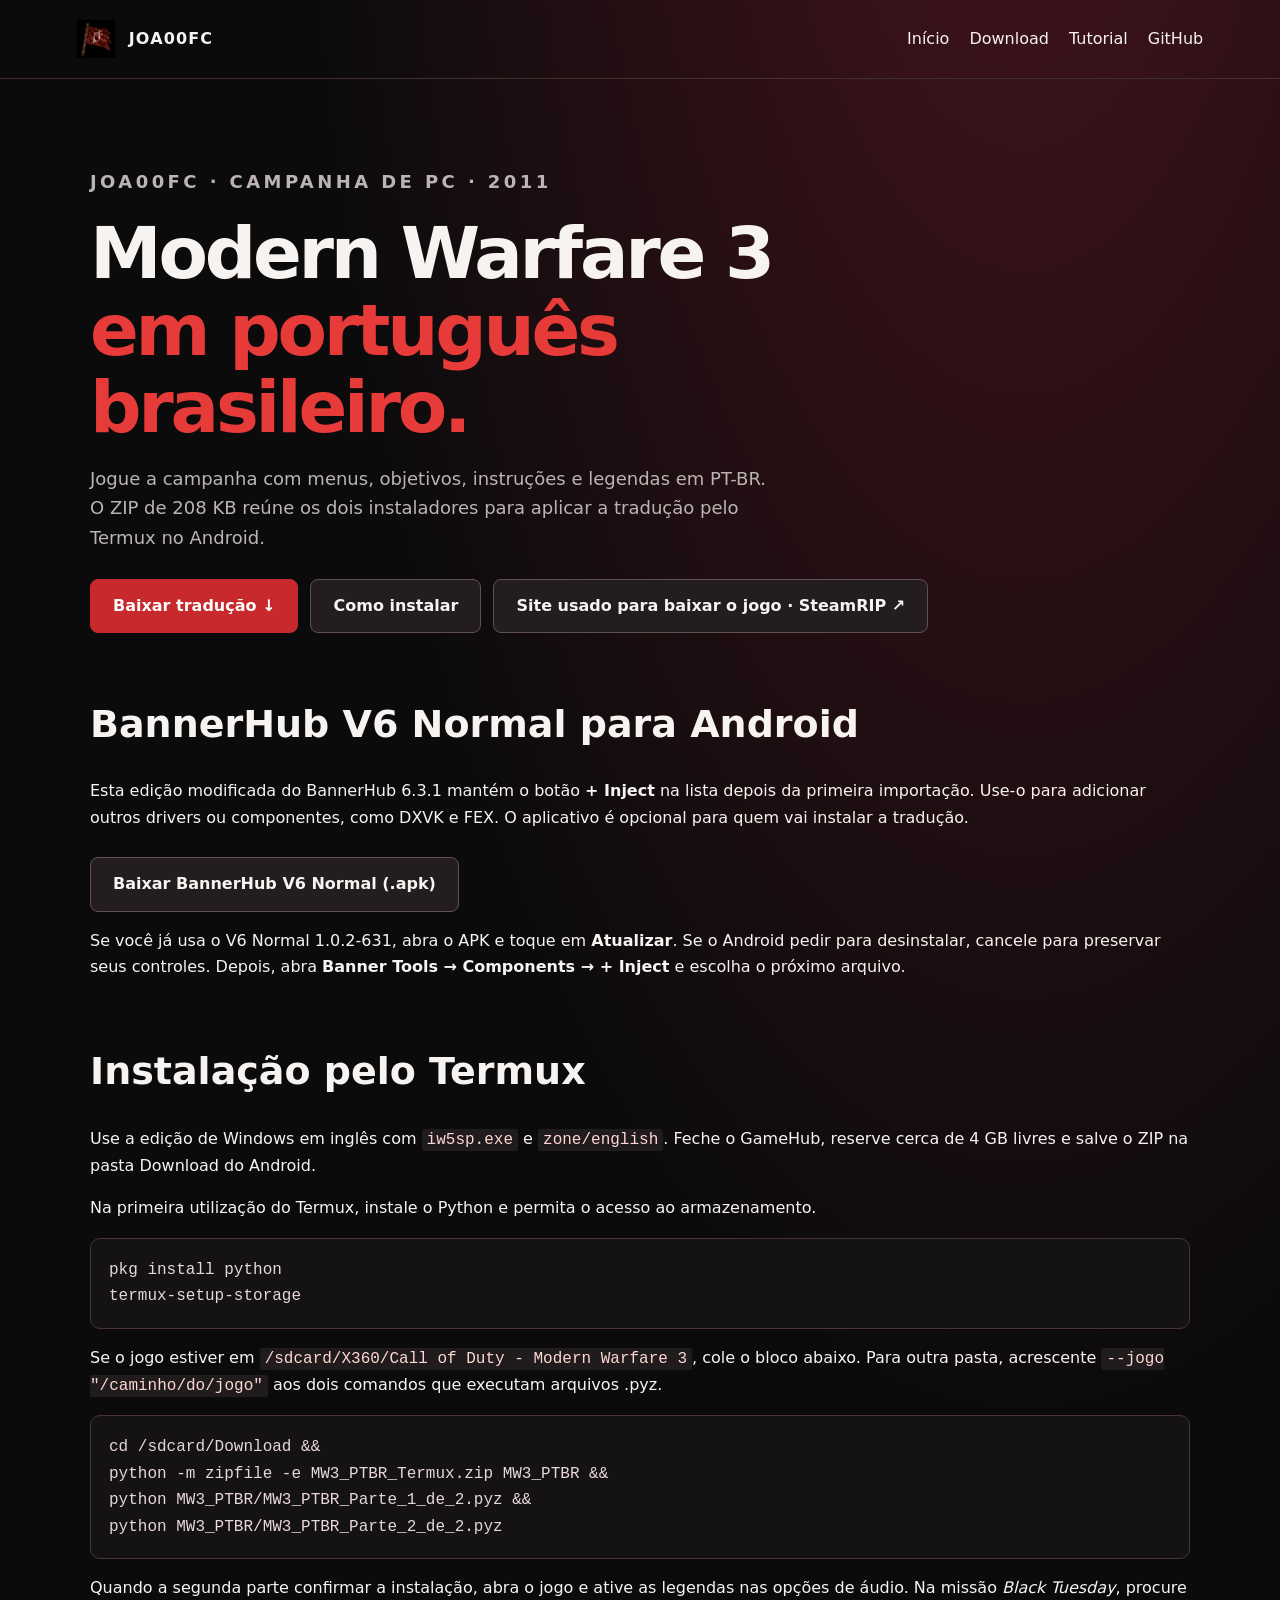
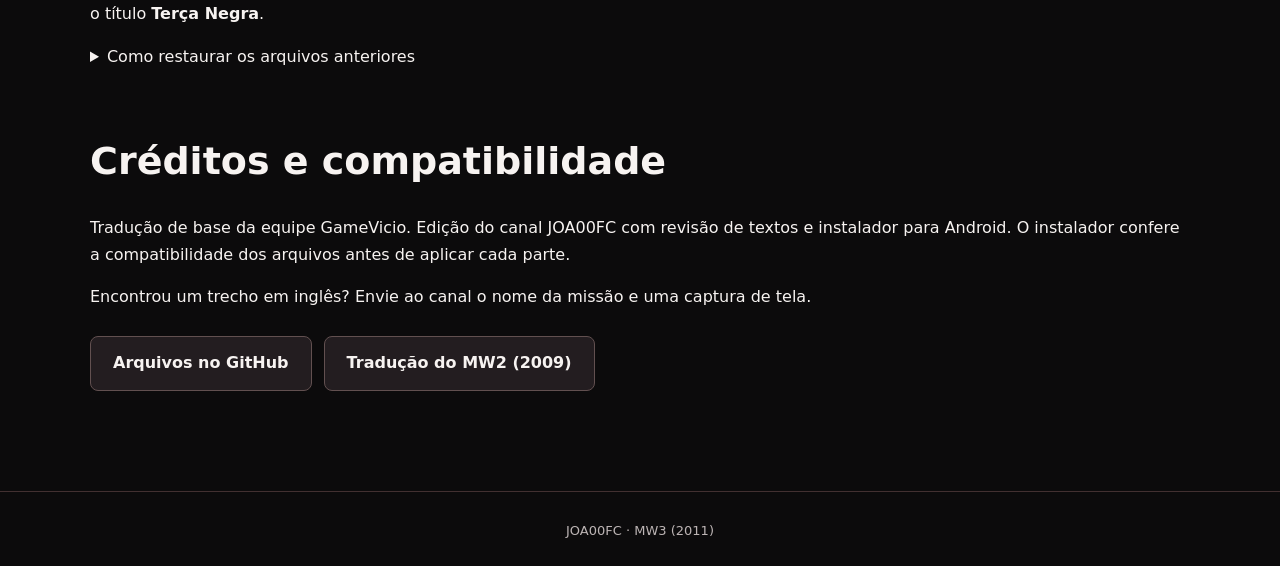
<file: mw3-ptbr/index.html>
<!doctype html>
<html lang="pt-BR"><head>
<meta charset="utf-8"><meta name="viewport" content="width=device-width,initial-scale=1">
<meta name="theme-color" content="#101011">
<meta name="description" content="Tradução brasileira JOA00FC de Call of Duty: Modern Warfare 3 (2011) para PC, com instalação pelo Termux, tutorial e uso no GameHub.">
<title>MW3 2011 — Tradução PT-BR | JOA00FC</title>
<link rel="icon" href="../assets/perfil.png">
<style>
:root{color-scheme:dark;--bg:#0c0b0c;--panel:#171517;--line:#423031;--red:#e63b38;--text:#f7f3f1;--muted:#bcb4b4}
*{box-sizing:border-box}html{scroll-behavior:smooth}body{margin:0;background:radial-gradient(ellipse at 80% -20%,#48141e 0,transparent 50%),var(--bg);color:var(--text);font:16px/1.65 system-ui,-apple-system,Segoe UI,Roboto,sans-serif}a{color:inherit}a:hover{color:#ffb9b7}
header{display:flex;gap:20px;align-items:center;justify-content:space-between;padding:20px clamp(20px,6vw,90px);border-bottom:1px solid var(--line)}header a{text-decoration:none}.brand{display:flex;align-items:center;gap:14px;font-weight:800;letter-spacing:.07em}.brand img{width:38px;height:38px;object-fit:cover}nav{display:flex;gap:20px}
main{width:min(1100px,90%);margin:auto;padding:70px 0 100px}.eyebrow{font-size:12px;letter-spacing:.19em;text-transform:uppercase;color:#ff8a83;font-weight:800}.hero h1{max-width:900px;line-height:1.07;font-size:clamp(36px,6vw,72px);letter-spacing:-.045em;margin:14px 0}.hero h1 span{color:var(--red)}.hero p{max-width:690px;color:var(--muted);font-size:18px}.actions{display:flex;flex-wrap:wrap;gap:12px;margin-top:26px}.button{display:inline-flex;align-items:center;justify-content:center;text-decoration:none;border:1px solid #625050;border-radius:8px;padding:13px 22px;font-weight:750;background:#231d20;gap:10px}.button.primary{background:#c8292d;border-color:#c8292d;color:#fff}.button:hover{background:#7c2027;color:white}.tag{display:inline-block;padding:4px 10px;background:#3c2a2c;border:1px solid #734448;border-radius:999px;color:#f7b5ae;font-size:12px;font-weight:700}
.section{margin-top:70px}.section h2{font-size:clamp(24px,3.3vw,38px);line-height:1.15}.grid{display:grid;grid-template-columns:repeat(3,1fr);gap:15px}.card{background:var(--panel);border:1px solid var(--line);border-radius:12px;padding:24px}.card h3{font-size:18px;margin:0 0 9px}.card p{color:var(--muted);margin:0}.notice{border-left:3px solid #d8605a;background:#2a1b20;padding:17px 20px;border-radius:3px;color:#f0cdca}
ol{padding-left:21px}li{margin:10px 0}code{overflow-wrap:anywhere;background:#201c1e;color:#ffd6d2;padding:2px 5px;border-radius:3px}pre{background:#141215;border:1px solid #493536;border-radius:10px;padding:18px;white-space:pre-wrap;overflow-wrap:anywhere;color:#e8d7d7}pre code{padding:0;background:none;color:inherit}.muted{color:var(--muted)}.meta{margin-top:30px}.link{color:#ffaaa4}footer{border-top:1px solid var(--line);color:var(--muted);text-align:center;padding:28px 20px;font-size:13px}
@media(max-width:760px){nav{gap:10px;font-size:13px}.grid{grid-template-columns:1fr}main{padding-top:44px}.hero p{font-size:16px}}
</style></head>
<body>
<header><a class="brand" href="/"><img src="../assets/perfil.png" alt="Logo JOA00FC">JOA00FC</a><nav aria-label="Navegação"><a href="/">Início</a><a href="#download">Download</a><a href="#tutorial">Tutorial</a><a href="https://github.com/JOA00FC/JOA00FC.github.io/tree/main/mw3-ptbr">GitHub</a></nav></header>
<main>
<section class="hero" id="download"><p class="eyebrow">JOA00FC · Campanha de PC · 2011</p><h1>Modern Warfare 3<br><span>em português brasileiro.</span></h1>
<p>Jogue a campanha com menus, objetivos, instruções e legendas em PT-BR. O ZIP de 208 KB reúne os dois instaladores para aplicar a tradução pelo Termux no Android.</p><div class="actions"><a class="button primary" download href="download/MW3_PTBR_Termux.zip">Baixar tradução ↓</a><a class="button" href="#tutorial">Como instalar</a><a class="button" href="https://steamrip.com/" target="_blank" rel="noopener noreferrer">Site usado para baixar o jogo · SteamRIP ↗</a></div></section>
<section class="section" id="bannerhub"><h2>BannerHub V6 Normal para Android</h2>
<p>Esta edição modificada do BannerHub 6.3.1 mantém o botão <strong>+ Inject</strong> na lista depois da primeira importação. Use-o para adicionar outros drivers ou componentes, como DXVK e FEX. O aplicativo é opcional para quem vai instalar a tradução.</p>
<div class="actions"><a class="button" href="https://github.com/JOA00FC/JOA00FC.github.io/releases/download/bannerhub-v6-multi-inject-1/BannerHub-V6-Normal-Multi-Inject.apk">Baixar BannerHub V6 Normal (.apk)</a></div>
<p>Se você já usa o V6 Normal 1.0.2-631, abra o APK e toque em <strong>Atualizar</strong>. Se o Android pedir para desinstalar, cancele para preservar seus controles. Depois, abra <strong>Banner Tools → Components → + Inject</strong> e escolha o próximo arquivo.</p></section>
<section class="section" id="tutorial"><h2>Instalação pelo Termux</h2><p>Use a edição de Windows em inglês com <code>iw5sp.exe</code> e <code>zone/english</code>. Feche o GameHub, reserve cerca de 4 GB livres e salve o ZIP na pasta Download do Android.</p>
<p>Na primeira utilização do Termux, instale o Python e permita o acesso ao armazenamento.</p><pre><code>pkg install python
termux-setup-storage</code></pre><p>Se o jogo estiver em <code>/sdcard/X360/Call of Duty - Modern Warfare 3</code>, cole o bloco abaixo. Para outra pasta, acrescente <code>--jogo "/caminho/do/jogo"</code> aos dois comandos que executam arquivos .pyz.</p><pre><code>cd /sdcard/Download &amp;&amp;
python -m zipfile -e MW3_PTBR_Termux.zip MW3_PTBR &amp;&amp;
python MW3_PTBR/MW3_PTBR_Parte_1_de_2.pyz &amp;&amp;
python MW3_PTBR/MW3_PTBR_Parte_2_de_2.pyz</code></pre>
<p>Quando a segunda parte confirmar a instalação, abra o jogo e ative as legendas nas opções de áudio. Na missão <i>Black Tuesday</i>, procure o título <strong>Terça Negra</strong>.</p>
<details><summary>Como restaurar os arquivos anteriores</summary><p>Preserve a pasta de backup dentro de <code>zone/english</code>. Com o jogo fechado, execute os dois instaladores com a opção de restauração. Se usou uma pasta personalizada, informe-a novamente.</p><pre><code>cd /sdcard/Download/MW3_PTBR &amp;&amp;
python MW3_PTBR_Parte_1_de_2.pyz --restaurar &amp;&amp;
python MW3_PTBR_Parte_2_de_2.pyz --restaurar</code></pre></details></section>
<section class="section"><h2>Créditos e compatibilidade</h2><p>Tradução de base da equipe GameVicio. Edição do canal JOA00FC com revisão de textos e instalador para Android. O instalador confere a compatibilidade dos arquivos antes de aplicar cada parte.</p><p>Encontrou um trecho em inglês? Envie ao canal o nome da missão e uma captura de tela.</p><div class="actions"><a class="button" href="https://github.com/JOA00FC/JOA00FC.github.io/tree/main/mw3-ptbr">Arquivos no GitHub</a><a class="button" href="/mw2-ptbr/">Tradução do MW2 (2009)</a></div></section></main><footer>JOA00FC · MW3 (2011)</footer></body></html>
</file>
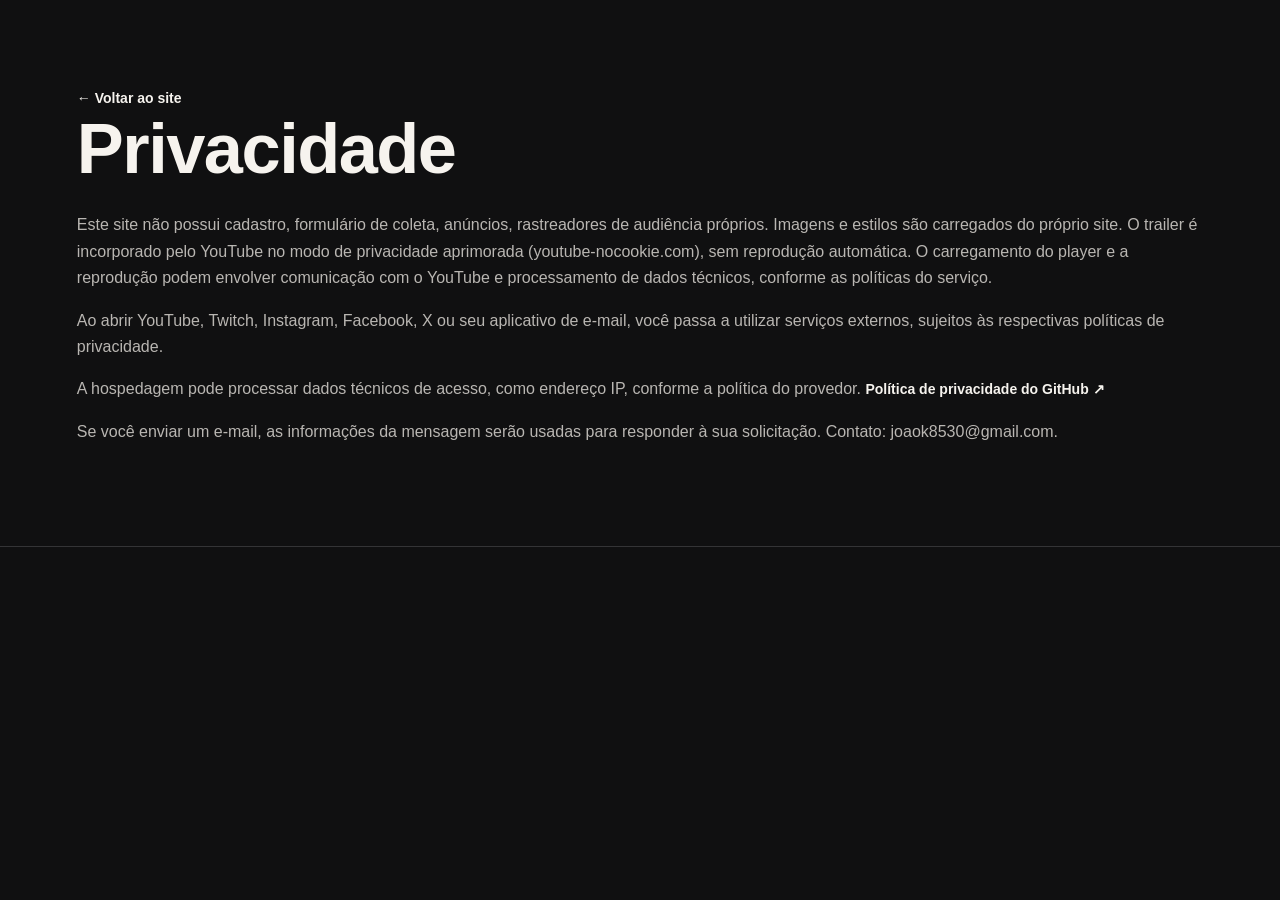
<file: privacidade.html>
<!doctype html><html lang="pt-BR"><head><meta charset="utf-8"><meta name="viewport" content="width=device-width,initial-scale=1"><title>Privacidade — JOA00FC</title><link rel="stylesheet" href="style.css"></head><body><main class="section"><a class="text-link" href="index.html">← Voltar ao site</a><h1>Privacidade</h1><p>Este site não possui cadastro, formulário de coleta, anúncios, rastreadores de audiência próprios. Imagens e estilos são carregados do próprio site. O trailer é incorporado pelo YouTube no modo de privacidade aprimorada (youtube-nocookie.com), sem reprodução automática. O carregamento do player e a reprodução podem envolver comunicação com o YouTube e processamento de dados técnicos, conforme as políticas do serviço.</p><p>Ao abrir YouTube, Twitch, Instagram, Facebook, X ou seu aplicativo de e-mail, você passa a utilizar serviços externos, sujeitos às respectivas políticas de privacidade.</p><p>A hospedagem pode processar dados técnicos de acesso, como endereço IP, conforme a política do provedor. <a class="text-link" href="https://docs.github.com/en/site-policy/privacy-policies/github-general-privacy-statement">Política de privacidade do GitHub ↗</a></p><p>Se você enviar um e-mail, as informações da mensagem serão usadas para responder à sua solicitação. Contato: <a href="mailto:joaok8530@gmail.com">joaok8530@gmail.com</a>.</p></main></body></html>
</file>
<file: style.css>
:root{color-scheme:dark;--bg:#101011;--panel:#19191b;--text:#f6f3ee;--muted:#b9b6b2;--red:#d43731;--line:#343436}*{box-sizing:border-box}html{scroll-behavior:smooth;scroll-padding-top:95px}body{margin:0;background:var(--bg);color:var(--text);font:16px/1.65 Arial,Helvetica,sans-serif}a{color:inherit;text-decoration:none}a:focus-visible{outline:3px solid #ffb15c;outline-offset:5px}header{display:flex;align-items:center;justify-content:space-between;gap:20px;padding:20px 5%;border-bottom:1px solid var(--line);background:#101011}nav{display:flex;gap:26px;font-size:14px}nav a:hover,.text-link:hover{color:#ff7365}.brand{display:flex;align-items:center;gap:12px;font-size:22px;font-weight:900;letter-spacing:1px}.brand img{object-fit:cover;border-radius:50%}.brand span{font-size:11px;font-weight:400;color:var(--muted);border-left:1px solid var(--line);padding-left:12px}.hero{position:relative;min-height:690px;display:flex;align-items:flex-end;isolation:isolate;overflow:hidden}.hero-art{position:absolute;inset:0;width:100%;height:100%;object-fit:cover;object-position:center;z-index:-2}.hero:after{content:"";position:absolute;inset:0;background:linear-gradient(90deg,rgba(0,0,0,.8),rgba(0,0,0,.2)),linear-gradient(0deg,#101011,transparent 65%);z-index:-1}.hero-content{padding:90px 7% 65px;max-width:960px}.eyebrow{font-size:12px;font-weight:bold;letter-spacing:2px;color:#ef8279;margin:0 0 18px}h1,h2,h3{line-height:1.08;letter-spacing:-1.5px;margin:0 0 25px}h1{font-size:clamp(44px,5.5vw,78px);font-weight:900}h1 span{color:var(--red)}h2{font-size:clamp(32px,3.6vw,49px)}h3{font-size:27px;letter-spacing:-.6px}.hero-content>p:not(.eyebrow){max-width:520px;color:#dfd9d2;font-size:18px}.actions{display:flex;gap:12px;flex-wrap:wrap;margin-top:28px}.button{display:inline-flex;align-items:center;justify-content:center;gap:18px;border:1px solid #87817c;padding:14px 23px;font-weight:bold;font-size:14px;min-height:48px}.primary{background:var(--red);border-color:var(--red);color:white}.button:hover{background:#a92824;color:white;border-color:#a92824}.strip{display:flex;justify-content:space-between;gap:25px;padding:24px 7%;border-block:1px solid var(--line);font-weight:bold;font-size:13px;letter-spacing:1px;flex-wrap:wrap;color:var(--muted)}.section{max-width:1300px;margin:auto;padding:85px 6%;border-bottom:1px solid var(--line)}.about,.community{display:grid;grid-template-columns:1fr 1fr;gap:70px}.section p{color:var(--muted)}.section .eyebrow{color:#ef8279}.section-head{display:flex;justify-content:space-between;align-items:center;gap:20px}.text-link{font-size:14px;font-weight:bold;color:var(--text)}.cards{display:grid;grid-template-columns:repeat(3,1fr);gap:18px;margin-top:20px}.card{display:flex;flex-direction:column;align-items:flex-start;padding:32px;background:var(--panel);border:1px solid var(--line);min-height:270px;transition:border-color .2s}.card:hover{border-color:#d43731}.card p{margin:0 0 25px}.card .text-link{margin-top:auto}.index{font-size:12px;letter-spacing:1px;color:var(--muted);margin-bottom:35px}.red{background:#301919;border-color:#72302a}.note{font-size:13px;max-width:820px}.resource-grid{display:grid;grid-template-columns:repeat(2,1fr);gap:36px 60px;margin-top:40px}.resource-grid article{border-left:2px solid var(--red);padding-left:22px}.badge{font-size:12px;border:1px solid #5c5353;padding:4px 8px;color:#d9c4c0}.socials a{display:flex;justify-content:space-between;gap:12px;border-bottom:1px solid var(--line);padding:15px 0;font-weight:bold}.socials span{font-weight:400;color:var(--muted);font-size:14px}.coming{margin-top:25px;padding:18px;background:var(--panel)}small{display:block;color:var(--muted);font-size:14px}.partnership{background:linear-gradient(120deg,#271716,#101011 75%)}.partnership>p:not(.eyebrow){max-width:710px}.email{font-size:14px}footer{max-width:1300px;margin:auto;padding:32px 6%;display:flex;gap:25px;justify-content:space-between;align-items:center;flex-wrap:wrap;font-size:13px;color:var(--muted)}footer strong{color:white;font-size:20px}.skip{position:absolute;top:-100px;left:10px;background:white;color:black;padding:12px;z-index:10}.skip:focus{top:10px}@media(max-width:760px){header{flex-direction:column;align-items:flex-start;padding:16px 6%}nav{width:100%;gap:0;justify-content:space-between;flex-wrap:wrap}.hero{min-height:630px}.hero-art{object-position:63% center}.hero-content{padding:65px 6% 40px}.hero:after{background:linear-gradient(0deg,#101011 0%,#101011aa 65%,#10101144)}.strip{font-size:11px;gap:12px}.section{padding:55px 6%}.about,.community,.cards,.resource-grid{grid-template-columns:1fr;gap:28px}.section-head{align-items:flex-start;flex-direction:column}.card{min-height:230px}.actions .button{width:100%}.brand span{font-size:12px}footer{align-items:flex-start;flex-direction:column}}@media(prefers-reduced-motion:reduce){html{scroll-behavior:auto}*{transition:none!important}}

.support{display:grid;grid-template-columns:1fr 1fr;gap:60px}.donation{min-width:0;padding:28px;background:var(--panel);border:1px solid var(--line)}.donation h3{margin-top:22px}.donation label{display:block;font-size:14px;color:var(--muted);margin-bottom:12px}.bitcoin-address{display:block;width:100%;resize:none;border:1px solid #605b59;background:#101011;color:var(--text);padding:14px;font:15px/1.6 monospace;overflow-wrap:anywhere;word-break:break-all;border-radius:0}.bitcoin-address:focus-visible{outline:3px solid #ffb15c;outline-offset:3px}.donation small{margin-top:14px;font-size:12px}.socials a{flex-wrap:wrap}@media(max-width:760px){.support{grid-template-columns:1fr;gap:28px}.donation{padding:22px}nav{gap:12px 18px;justify-content:flex-start}.donation .button{width:100%}}
</file>
<file: filmes/film.css>
:root{color-scheme:dark;--bg:#131211;--panel:#1d1b19;--text:#f1ebe3;--muted:#b6afa4;--accent:#e5b481;--line:#3c3731}*{box-sizing:border-box}html{scroll-behavior:smooth;scroll-padding-top:28px}body{margin:0;background:var(--bg);color:var(--text);font:16px/1.7 system-ui,-apple-system,Segoe UI,sans-serif}a{color:inherit;text-decoration:none}button,input{font:inherit}a:focus-visible,button:focus-visible,input:focus-visible,summary:focus-visible{outline:3px solid var(--accent);outline-offset:5px}button,a,summary{-webkit-tap-highlight-color:transparent}.wrap{width:min(1180px,88%);margin-inline:auto}header{display:flex;align-items:center;justify-content:space-between;gap:20px;padding:24px 6%;border-bottom:1px solid var(--line)}.brand{font-weight:900;letter-spacing:1px;font-size:21px}.brand span{color:var(--muted);font-size:10px;letter-spacing:2px;margin-left:18px;font-weight:500}nav{display:flex;gap:26px;font-size:13px}nav a:hover,.text-link:hover{color:var(--accent)}.hero{display:grid;grid-template-columns:1.05fr 1fr;align-items:center;gap:60px;padding-block:85px 75px}.eyebrow{font-size:11px;letter-spacing:2.2px;font-weight:700;color:var(--accent);margin:0 0 24px}h1,h2,h3,p{margin-top:0}h1{font-family:Georgia,serif;font-weight:400;font-size:clamp(56px,7.3vw,94px);line-height:1.02;letter-spacing:-3px;margin-bottom:28px}h1 span{color:var(--accent)}h2{font-size:clamp(30px,3.6vw,44px);line-height:1.2;font-weight:500;letter-spacing:-1.2px;margin-bottom:25px}h3{font-size:25px;line-height:1.2;font-weight:500;letter-spacing:-.5px;margin-bottom:18px}p{color:var(--muted)}.intro{font-size:17px;max-width:480px}.actions{display:flex;flex-wrap:wrap;gap:12px;margin-top:32px}.button{display:inline-flex;justify-content:center;align-items:center;gap:20px;border:1px solid #776959;padding:13px 19px;min-height:48px;font-size:13px;font-weight:700;cursor:pointer;background:transparent;color:var(--text)}.button:hover{border-color:var(--accent);background:#e5b48112}.primary{background:var(--accent);border-color:var(--accent);color:#241b14}.primary:hover{background:#f2c697;color:#241b14}.micro{font-size:12px;margin-top:17px;line-height:1.6}.film-art{display:grid;grid-template-columns:1fr 1fr;gap:12px;transform:rotate(-3deg)}.frame{min-height:340px;padding:24px 17px;position:relative;isolation:isolate;overflow:hidden;display:flex;flex-direction:column;justify-content:space-between;border:1px solid #75624b;background:radial-gradient(ellipse at 25% 15%,#f3d7ab55,transparent 70%),linear-gradient(160deg,#8c785e,#3e3c30 70%,#1f2421);box-shadow:0 20px 50px #0004}.frame:after{content:"";position:absolute;inset:0;z-index:-1;background:repeating-linear-gradient(0deg,transparent,transparent 2px,#0000000b 3px);opacity:.6}.frame span{font:9px/1.5 monospace;letter-spacing:1px}.frame b{font:27px/1.1 Georgia,serif;color:#efe7d9;letter-spacing:-.5px;z-index:1}.frame .disc{position:absolute;top:23%;left:15%;width:220px;height:220px;background:linear-gradient(135deg,#bda27f88,#363c37);border-radius:50%;box-shadow:inset 0 0 0 1px #e2ca9e35,0 10px 60px #0003}.frame.mono{filter:grayscale(1);margin-top:35px;margin-bottom:-35px}.film-art>p{grid-column:1/-1;margin:55px 0 0;text-align:center;font:9px monospace;letter-spacing:1.4px;color:#8e867b}.strip{display:flex;justify-content:space-around;gap:20px;flex-wrap:wrap;border-block:1px solid var(--line);padding:20px 6%;color:var(--muted);font-size:10px;letter-spacing:1.8px}.section{padding-block:70px;border-bottom:1px solid var(--line)}.looks{display:grid;grid-template-columns:1fr 1.4fr;gap:60px}.look-grid{display:grid;grid-template-columns:1fr 1fr;gap:30px}.number{display:block;color:var(--accent);font:12px monospace;margin-bottom:25px}.look-grid p{font-size:14px}.tag{display:inline-block;font-size:10px;letter-spacing:1.2px;border:1px solid var(--line);padding:4px 8px;color:var(--muted)}.section-head{display:flex;justify-content:space-between;gap:40px}.section-head>p{max-width:390px;font-size:14px;margin-top:6px}.preview-tool{border:1px solid var(--line);padding:16px;background:var(--panel)}.preview-stage{background:#0d0d0d;position:relative;display:flex;align-items:center;justify-content:center;min-height:250px;max-height:560px;overflow:hidden}canvas{max-width:100%;max-height:560px;display:block;object-fit:contain;width:auto;height:auto}#preview-label{position:absolute;bottom:14px;left:14px;background:#131211d9;padding:6px 12px;font-size:11px;color:#eee}.controls{display:flex;align-items:center;gap:18px;flex-wrap:wrap;margin-top:18px}.file-label{position:relative;overflow:hidden}.file-label input{position:absolute;inset:0;opacity:0;cursor:pointer;width:100%}.file-label:focus-within{outline:3px solid var(--accent);outline-offset:3px}.segmented{display:flex;gap:3px;padding:3px;background:#131211;border:1px solid var(--line)}.segmented button{border:0;background:transparent;color:var(--muted);font-size:12px;padding:11px 15px;cursor:pointer}.segmented button[aria-pressed=true]{background:#e5b481;color:#241b14}.reset{background:none;border:0;color:var(--muted);text-decoration:underline;text-underline-offset:4px;font-size:12px;cursor:pointer;margin-left:auto;min-height:44px}.preview-tool .micro{margin-bottom:2px}.lead{max-width:700px}.download-grid{display:grid;grid-template-columns:repeat(3,1fr);gap:18px;margin-top:30px}.download{padding:28px;display:flex;flex-direction:column;border:1px solid var(--line);background:var(--panel)}.download .tag{align-self:flex-start;margin-bottom:28px}.download p{font-size:14px;flex:1}.featured{border-color:#896747;background:linear-gradient(150deg,#3e2d21,#1d1b19)}.download-links{display:flex;flex-direction:column;gap:8px}.download-links a{padding:8px 0;border-bottom:1px solid #675747;font-size:13px;font-weight:600;color:var(--accent)}.notice{font-size:13px;color:var(--muted);padding:20px 24px;border-left:2px solid var(--accent);background:#1d1b19;margin-top:24px}.notice strong{color:var(--text)}.instructions{display:grid;grid-template-columns:1fr 1fr;gap:65px;margin-top:40px;margin-bottom:40px}.instructions ol{padding-left:22px;color:var(--muted);font-size:14px}.instructions li{padding:0 0 12px 7px}.instructions strong{color:var(--text);font-weight:600}.instructions p{font-size:14px}.text-link{font-size:13px;text-decoration:underline;text-underline-offset:5px}details{border-top:1px solid var(--line);padding:18px 0}summary{cursor:pointer;font-size:15px}details p{font-size:14px;max-width:900px;margin:18px 0 5px}details a{text-decoration:underline}.credits{display:grid;grid-template-columns:1fr 1fr;gap:65px}.credits p{font-size:14px}.byline{color:var(--accent)}footer{display:flex;justify-content:space-between;align-items:center;gap:20px;padding-block:30px;font-size:12px}footer p{margin:0}.skip{position:absolute;top:-100px;left:12px;background:white;color:black;padding:12px;z-index:10}.skip:focus{top:12px}@media(max-width:800px){.hero{grid-template-columns:1fr;gap:45px;padding-block:50px}.hero-copy{max-width:600px}.film-art{width:90%;max-width:480px;margin:0 auto}.frame{min-height:280px}.looks,.credits{grid-template-columns:1fr;gap:28px}.download-grid{grid-template-columns:1fr}.download{padding:26px}.download .tag{margin-bottom:20px}.instructions{gap:35px}.section-head{flex-direction:column;gap:0}.section-head>p{max-width:550px}.section{padding-block:50px}header{align-items:flex-start;flex-wrap:wrap}.brand span{margin-left:12px}nav{gap:20px}.reset{margin-left:0}.download .button{align-self:flex-start}.film-art>p{font-size:8px}.strip{justify-content:flex-start;gap:12px 24px}}@media(max-width:520px){h1{font-size:62px}header{padding:18px 6%;gap:14px}nav{width:100%;font-size:12px}.hero .actions{flex-direction:column;align-items:stretch}.look-grid,.instructions{grid-template-columns:1fr;gap:32px}.film-art{width:94%}.frame{min-height:255px;padding:20px 12px}.frame b{font-size:24px}.controls{gap:12px}.segmented{width:100%}.segmented button{flex:1;padding-inline:8px}.preview-tool{padding:10px}.preview-stage{min-height:180px}#preview-label{font-size:10px;bottom:8px;left:8px}.download .button{width:100%}footer{flex-wrap:wrap}footer p{order:3;width:100%}}@media(prefers-reduced-motion:reduce){html{scroll-behavior:auto}}
</file>
